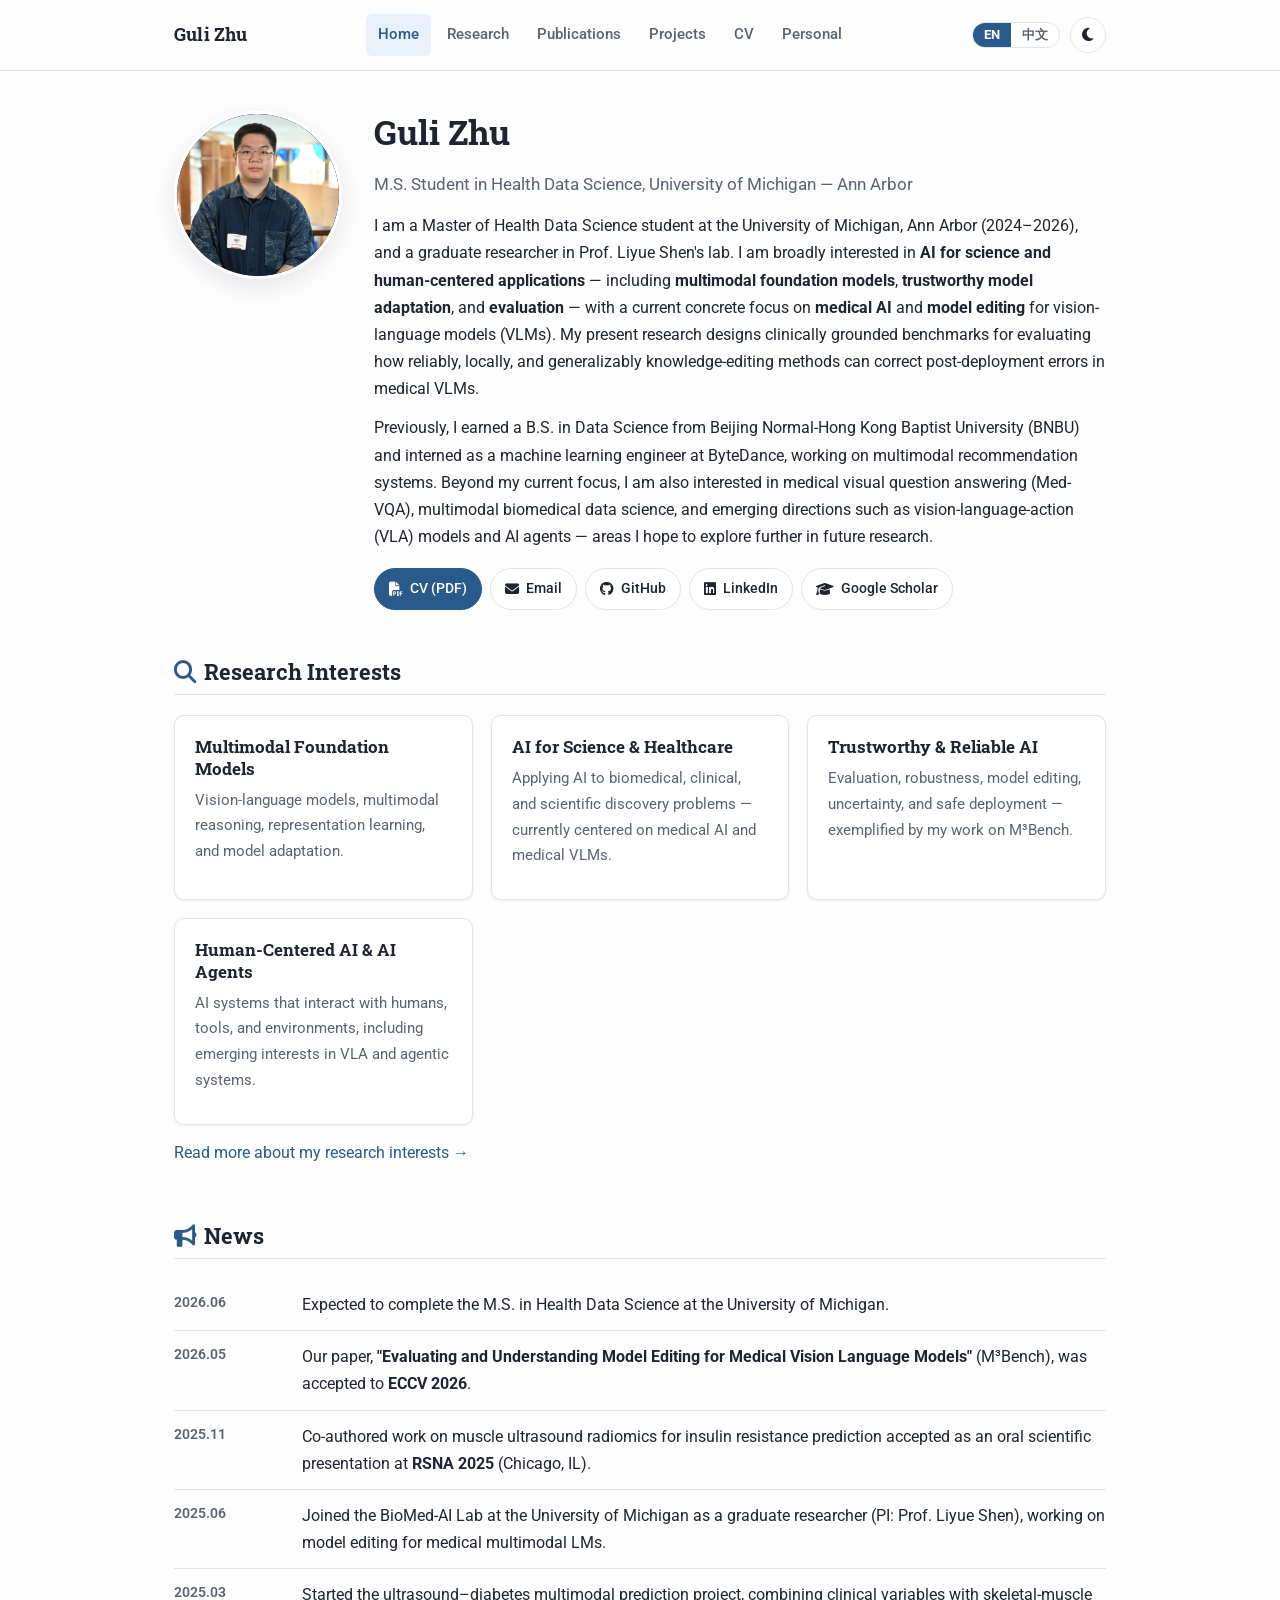
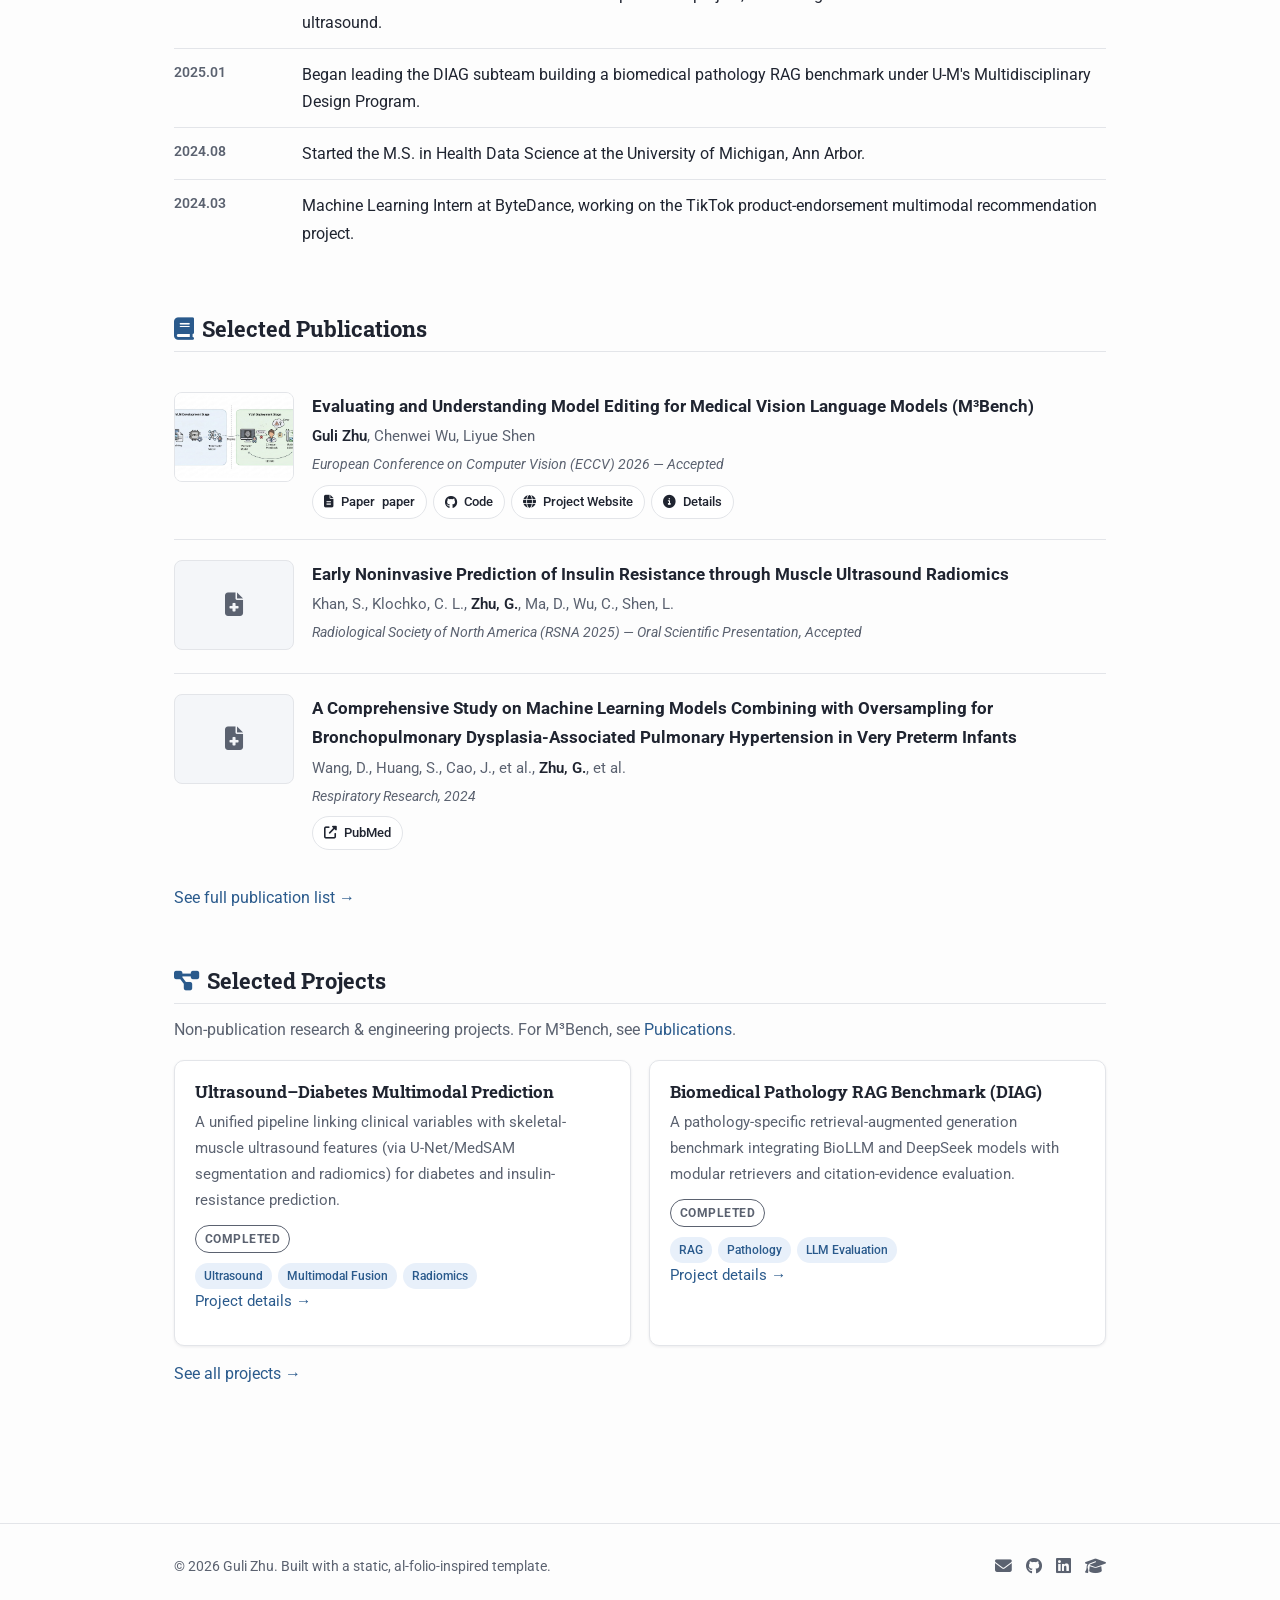
<file: index.html>
<!DOCTYPE html>
<html lang="en">
<head>
<meta charset="UTF-8" />
<meta name="google-site-verification" content="L-ygxVJhtKQ-T6wfK_e2EpBavl6hfQ9WRKVUvq7v6tU" />
<script>(function(){try{var l=localStorage.getItem('gz-lang')||'en';document.documentElement.setAttribute('data-lang',l);document.documentElement.setAttribute('lang', l==='zh'?'zh-CN':'en');}catch(e){}})();</script>
<meta name="viewport" content="width=device-width, initial-scale=1.0" />
<title>Guli Zhu — Home</title>
<meta name="description" content="Guli Zhu — M.S. Health Data Science, University of Michigan. Broadly interested in multimodal foundation models, AI for science and healthcare, and trustworthy AI, with a current focus on medical AI and model editing." />
<link rel="icon" type="image/svg+xml" href="assets/img/favicon.svg" />
<link rel="preconnect" href="https://fonts.googleapis.com">
<link href="https://fonts.googleapis.com/css2?family=Roboto:wght@300;400;500;700&family=Roboto+Slab:wght@400;500;700&display=swap" rel="stylesheet">
<link rel="stylesheet" href="https://cdnjs.cloudflare.com/ajax/libs/font-awesome/6.5.2/css/all.min.css" integrity="sha512-SnH5WK+bZxgPHs44uWIX+LLJAJ9/2PkPKZ5QiAj6Ta86w+fsb2TkcmfRyVX3pBnMFcV7oQPJkl9QevSCWr3W6A==" crossorigin="anonymous" referrerpolicy="no-referrer" />
<link rel="stylesheet" href="assets/css/style.css" />
</head>
<body>

<nav class="navbar">
  <div class="navbar-inner">
    <a class="brand" href="index.html">Guli Zhu</a>
    <button class="nav-toggle" aria-label="Toggle navigation"><i class="fa-solid fa-bars"></i></button>
    <div class="nav-links">
      <a href="index.html" data-page="index.html" data-en="Home" data-zh="首页">Home</a>
      <a href="research.html" data-page="research.html" data-en="Research" data-zh="研究方向">Research</a>
      <a href="publications.html" data-page="publications.html" data-en="Publications" data-zh="论文成果">Publications</a>
      <a href="projects.html" data-page="projects.html" data-en="Projects" data-zh="项目">Projects</a>
      <a href="cv.html" data-page="cv.html" data-en="CV" data-zh="简历">CV</a>
      <a href="others.html" data-page="others.html" data-en="Personal" data-zh="个人">Personal</a>
    </div>
    <div class="nav-right">
      <div class="lang-toggle" role="group" aria-label="Language switch">
        <button type="button" data-lang-opt="en">EN</button>
        <button type="button" data-lang-opt="zh">中文</button>
      </div>
      <button class="theme-toggle" aria-label="Toggle dark mode"><i class="fa-solid fa-moon"></i></button>
    </div>
  </div>
</nav>

<main>
  <div class="container">

    <section class="hero">
      <div class="avatar"><img src="assets/img/profile/zhu-guli.JPG" alt="Guli Zhu" /></div>
      <div class="hero-text">
        <h1>Guli Zhu</h1>
        <p class="subtitle" data-en="M.S. Student in Health Data Science, University of Michigan — Ann Arbor" data-zh="密歇根大学安娜堡分校 健康数据科学硕士在读">M.S. Student in Health Data Science, University of Michigan — Ann Arbor</p>
        <div class="bio">
          <p class="i18n-en">
            I am a Master of Health Data Science student at the University of Michigan, Ann Arbor (2024–2026),
            and a graduate researcher in Prof. Liyue Shen's lab. I am broadly interested in
            <strong>AI for science and human-centered applications</strong> — including
            <strong>multimodal foundation models</strong>, <strong>trustworthy model adaptation</strong>, and
            <strong>evaluation</strong> — with a current concrete focus on <strong>medical AI</strong> and
            <strong>model editing</strong> for vision-language models (VLMs). My present research designs
            clinically grounded benchmarks for evaluating how reliably, locally, and generalizably
            knowledge-editing methods can correct post-deployment errors in medical VLMs.
          </p>
          <p class="i18n-zh" lang="zh-CN">
            我目前是密歇根大学安娜堡分校健康数据科学硕士项目的学生（2024–2026），并在 Liyue Shen 教授的实验室担任研究生研究员。我广泛关注<strong>科学智能（AI for Science）与以人为本的人工智能应用</strong>——包括<strong>多模态基础模型</strong>、<strong>可信赖的模型适配</strong>与<strong>评测方法</strong>——目前的具体研究重点是<strong>医疗人工智能（Medical AI）</strong>与面向视觉语言模型（VLMs）的<strong>模型编辑（Model Editing）</strong>。我目前的研究致力于设计具有临床意义的评测基准，用以衡量知识编辑方法在多大程度上能够可靠、局部、可泛化地纠正医疗 VLM 在部署后出现的错误。
          </p>
          <p class="i18n-en">
            Previously, I earned a B.S. in Data Science from Beijing Normal-Hong Kong Baptist University (BNBU)
            and interned as a machine learning engineer at ByteDance, working on multimodal recommendation
            systems. Beyond my current focus, I am also interested in medical visual question answering
            (Med-VQA), multimodal biomedical data science, and emerging directions such as
            vision-language-action (VLA) models and AI agents — areas I hope to explore further in future
            research.
          </p>
          <p class="i18n-zh" lang="zh-CN">
            此前，我在北京师范大学-香港浸会大学联合国际学院（BNBU）获得数据科学理学学士学位，并曾在字节跳动（ByteDance）担任机器学习实习工程师，从事多模态推荐系统相关工作。除当前的研究重点外，我也对医疗视觉问答（Med-VQA）、多模态生物医学数据科学，以及视觉-语言-动作（VLA）模型、AI 智能体（AI Agents）等新兴方向抱有兴趣，希望在未来的研究中进一步探索。
          </p>
        </div>
        <div class="btn-row">
          <a class="btn btn-accent" href="assets/pdf/cv.pdf" target="_blank" rel="noopener"><i class="fa-solid fa-file-pdf"></i> <span data-en="CV (PDF)" data-zh="简历（PDF）">CV (PDF)</span></a>
          <a class="btn" href="mailto:gulizhu@umich.edu"><i class="fa-solid fa-envelope"></i> <span data-en="Email" data-zh="邮箱">Email</span></a>
          <a class="btn" href="https://github.com/Cameron-zgl" target="_blank" rel="noopener"><i class="fa-brands fa-github"></i> GitHub</a>
          <a class="btn" href="https://www.linkedin.com/in/guli-zhu-cameron/" target="_blank" rel="noopener"><i class="fa-brands fa-linkedin"></i> LinkedIn</a>
          <a class="btn" href="https://scholar.google.com/citations?hl=zh-CN&user=cHsc8RQAAAAJ" target="_blank" rel="noopener"><i class="fa-solid fa-graduation-cap"></i> Google Scholar</a>
        </div>
      </div>
    </section>

    <section class="section">
      <h2><i class="fa-solid fa-magnifying-glass icon"></i><span data-en="Research Interests" data-zh="研究兴趣">Research Interests</span></h2>
      <div class="grid">
        <div class="card"><h3 data-en="Multimodal Foundation Models" data-zh="多模态基础模型">Multimodal Foundation Models</h3><p data-en="Vision-language models, multimodal reasoning, representation learning, and model adaptation." data-zh="视觉语言模型、多模态推理、表征学习与模型适配。">Vision-language models, multimodal reasoning, representation learning, and model adaptation.</p></div>
        <div class="card"><h3 data-en="AI for Science &amp; Healthcare" data-zh="AI for Science 与医疗健康">AI for Science &amp; Healthcare</h3><p data-en="Applying AI to biomedical, clinical, and scientific discovery problems — currently centered on medical AI and medical VLMs." data-zh="将人工智能应用于生物医学、临床与科学发现问题——目前主要聚焦医疗人工智能（Medical AI）与医疗视觉语言模型。">Applying AI to biomedical, clinical, and scientific discovery problems — currently centered on medical AI and medical VLMs.</p></div>
        <div class="card"><h3 data-en="Trustworthy &amp; Reliable AI" data-zh="可信赖人工智能">Trustworthy &amp; Reliable AI</h3><p data-en="Evaluation, robustness, model editing, uncertainty, and safe deployment — exemplified by my work on M³Bench." data-zh="评测、鲁棒性、模型编辑、不确定性与安全部署——以我在 M³Bench 上的工作为代表。">Evaluation, robustness, model editing, uncertainty, and safe deployment — exemplified by my work on M³Bench.</p></div>
        <div class="card"><h3 data-en="Human-Centered AI &amp; AI Agents" data-zh="以人为本的人工智能与 AI 智能体">Human-Centered AI &amp; AI Agents</h3><p data-en="AI systems that interact with humans, tools, and environments, including emerging interests in VLA and agentic systems." data-zh="与人类、工具及环境交互的人工智能系统，包括我对 VLA 与智能体系统（Agentic Systems）的新兴兴趣。">AI systems that interact with humans, tools, and environments, including emerging interests in VLA and agentic systems.</p></div>
      </div>
      <p class="section-foot"><a href="research.html" data-en="Read more about my research interests →" data-zh="查看完整研究兴趣 →">Read more about my research interests →</a></p>
    </section>

    <section class="section">
      <h2><i class="fa-solid fa-bullhorn icon"></i><span data-en="News" data-zh="动态">News</span></h2>
      <ul class="news-list">
        <li><span class="news-date">2026.06</span><span class="news-text i18n-en">Expected to complete the M.S. in Health Data Science at the University of Michigan.</span><span class="news-text i18n-zh" lang="zh-CN">预计于密歇根大学完成健康数据科学硕士学位。</span></li>
        <li><span class="news-date">2026.05</span><span class="news-text i18n-en">Our paper, <strong>"Evaluating and Understanding Model Editing for Medical Vision Language Models"</strong> (M³Bench), was accepted to <strong>ECCV 2026</strong>.</span><span class="news-text i18n-zh" lang="zh-CN">论文《Evaluating and Understanding Model Editing for Medical Vision Language Models》（<strong>M³Bench</strong>）被 <strong>ECCV 2026</strong> 接收。</span></li>
        <li><span class="news-date">2025.11</span><span class="news-text i18n-en">Co-authored work on muscle ultrasound radiomics for insulin resistance prediction accepted as an oral scientific presentation at <strong>RSNA 2025</strong> (Chicago, IL).</span><span class="news-text i18n-zh" lang="zh-CN">合著的肌肉超声影像组学预测胰岛素抵抗研究被 <strong>RSNA 2025</strong>（美国芝加哥）接收为口头学术报告。</span></li>
        <li><span class="news-date">2025.06</span><span class="news-text i18n-en">Joined the BioMed-AI Lab at the University of Michigan as a graduate researcher (PI: Prof. Liyue Shen), working on model editing for medical multimodal LMs.</span><span class="news-text i18n-zh" lang="zh-CN">加入密歇根大学 BioMed-AI Lab，担任研究生研究员（导师：Liyue Shen 教授），从事医疗多模态大模型的模型编辑研究。</span></li>
        <li><span class="news-date">2025.03</span><span class="news-text i18n-en">Started the ultrasound–diabetes multimodal prediction project, combining clinical variables with skeletal-muscle ultrasound.</span><span class="news-text i18n-zh" lang="zh-CN">启动超声-糖尿病多模态预测项目，结合临床变量与骨骼肌超声数据。</span></li>
        <li><span class="news-date">2025.01</span><span class="news-text i18n-en">Began leading the DIAG subteam building a biomedical pathology RAG benchmark under U-M's Multidisciplinary Design Program.</span><span class="news-text i18n-zh" lang="zh-CN">开始领导密歇根大学跨学科设计项目（MDP）下的 DIAG 子团队，构建生物医学病理学 RAG 评测基准。</span></li>
        <li><span class="news-date">2024.08</span><span class="news-text i18n-en">Started the M.S. in Health Data Science at the University of Michigan, Ann Arbor.</span><span class="news-text i18n-zh" lang="zh-CN">入学密歇根大学安娜堡分校，攻读健康数据科学硕士学位。</span></li>
        <li><span class="news-date">2024.03</span><span class="news-text i18n-en">Machine Learning Intern at ByteDance, working on the TikTok product-endorsement multimodal recommendation project.</span><span class="news-text i18n-zh" lang="zh-CN">在字节跳动担任机器学习实习生，从事 TikTok 商品种草多模态推荐项目。</span></li>
      </ul>
    </section>

    <section class="section">
      <h2><i class="fa-solid fa-book icon"></i><span data-en="Selected Publications" data-zh="精选论文">Selected Publications</span></h2>
      <ul class="pub-list">
        <li class="pub-item">
          <div class="pub-thumb"><img src="assets/img/m3bench/workflow.png" alt="M3Bench post-deployment editing workflow figure" /></div>
          <div class="pub-body">
            <p class="pub-title">Evaluating and Understanding Model Editing for Medical Vision Language Models (M³Bench)</p>
            <p class="pub-authors"><span class="me">Guli Zhu</span>, Chenwei Wu, Liyue Shen</p>
            <p class="pub-venue">European Conference on Computer Vision (ECCV) 2026 — Accepted</p>
            <div class="pub-links">
              <a class="btn" href="https://arxiv.org/abs/2607.05310"><i class="fa-solid fa-file-lines"></i> <span data-en="Paper" data-zh="论文">Paper</span> <span data-en="paper" data-zh="论文">Paper</span></a>
              <a class="btn" href="https://github.com/BioMed-AI-Lab-U-Michgan/M3Bench" target="_blank" rel="noopener"><i class="fa-brands fa-github"></i> <span data-en="Code" data-zh="代码">Code</span></a>
              <a class="btn" href="https://biomed-ai-lab-u-michgan.github.io/M3Bench/" target="_blank" rel="noopener"><i class="fa-solid fa-globe"></i> <span data-en="Project Website" data-zh="项目主页">Project Website</span></a>
              <a class="btn" href="publications.html#m3bench"><i class="fa-solid fa-circle-info"></i> <span data-en="Details" data-zh="详情">Details</span></a>
            </div>
          </div>
        </li>
        <li class="pub-item">
          <div class="pub-thumb"><span class="placeholder-icon"><i class="fa-solid fa-file-medical"></i></span></div>
          <div class="pub-body">
            <p class="pub-title">Early Noninvasive Prediction of Insulin Resistance through Muscle Ultrasound Radiomics</p>
            <p class="pub-authors">Khan, S., Klochko, C. L., <span class="me">Zhu, G.</span>, Ma, D., Wu, C., Shen, L.</p>
            <p class="pub-venue">Radiological Society of North America (RSNA 2025) — Oral Scientific Presentation, Accepted</p>
          </div>
        </li>
        <li class="pub-item">
          <div class="pub-thumb"><span class="placeholder-icon"><i class="fa-solid fa-file-medical"></i></span></div>
          <div class="pub-body">
            <p class="pub-title">A Comprehensive Study on Machine Learning Models Combining with Oversampling for Bronchopulmonary Dysplasia-Associated Pulmonary Hypertension in Very Preterm Infants</p>
            <p class="pub-authors">Wang, D., Huang, S., Cao, J., et al., <span class="me">Zhu, G.</span>, et al.</p>
            <p class="pub-venue">Respiratory Research, 2024</p>
            <div class="pub-links">
              <a class="btn" href="https://pubmed.ncbi.nlm.nih.gov/38720331/" target="_blank" rel="noopener"><i class="fa-solid fa-up-right-from-square"></i> PubMed</a>
            </div>
          </div>
        </li>
      </ul>
      <p class="section-foot"><a href="publications.html" data-en="See full publication list →" data-zh="查看完整论文列表 →">See full publication list →</a></p>
    </section>

    <section class="section">
      <h2><i class="fa-solid fa-diagram-project icon"></i><span data-en="Selected Projects" data-zh="精选项目">Selected Projects</span></h2>
      <p class="muted i18n-en" style="margin-top:-8px;">Non-publication research &amp; engineering projects. For M³Bench, see <a href="publications.html#m3bench">Publications</a>.</p>
      <p class="muted i18n-zh" lang="zh-CN" style="margin-top:-8px;">非论文类的研究与工程项目。M³Bench 详情请见<a href="publications.html#m3bench">&ldquo;论文成果&rdquo;页面</a>。</p>
      <div class="grid">
        <div class="card">
          <h3 data-en="Ultrasound–Diabetes Multimodal Prediction" data-zh="超声-糖尿病多模态预测项目">Ultrasound–Diabetes Multimodal Prediction</h3>
          <p data-en="A unified pipeline linking clinical variables with skeletal-muscle ultrasound features (via U-Net/MedSAM segmentation and radiomics) for diabetes and insulin-resistance prediction." data-zh="结合临床变量与骨骼肌超声特征（基于 U-Net/MedSAM 分割与影像组学）的统一预测流程，用于糖尿病与胰岛素抵抗预测。">A unified pipeline linking clinical variables with skeletal-muscle ultrasound features (via U-Net/MedSAM segmentation and radiomics) for diabetes and insulin-resistance prediction.</p>
          <span class="status-badge status-completed" data-en="Completed" data-zh="已完成">Completed</span>
          <div class="tags"><span class="tag" data-en="Ultrasound" data-zh="超声">Ultrasound</span><span class="tag" data-en="Multimodal Fusion" data-zh="多模态融合">Multimodal Fusion</span><span class="tag" data-en="Radiomics" data-zh="影像组学">Radiomics</span></div>
          <p class="section-foot"><a href="projects.html" data-en="Project details →" data-zh="项目详情 →">Project details →</a></p>
        </div>
        <div class="card">
          <h3 data-en="Biomedical Pathology RAG Benchmark (DIAG)" data-zh="生物医学病理学 RAG 评测基准（DIAG）">Biomedical Pathology RAG Benchmark (DIAG)</h3>
          <p data-en="A pathology-specific retrieval-augmented generation benchmark integrating BioLLM and DeepSeek models with modular retrievers and citation-evidence evaluation." data-zh="面向病理学的检索增强生成（RAG）评测基准，集成 BioLLM 与 DeepSeek 模型，并采用模块化检索器与证据引用评测。">A pathology-specific retrieval-augmented generation benchmark integrating BioLLM and DeepSeek models with modular retrievers and citation-evidence evaluation.</p>
          <span class="status-badge status-completed" data-en="Completed" data-zh="已完成">Completed</span>
          <div class="tags"><span class="tag">RAG</span><span class="tag" data-en="Pathology" data-zh="病理学">Pathology</span><span class="tag" data-en="LLM Evaluation" data-zh="LLM 评估">LLM Evaluation</span></div>
          <p class="section-foot"><a href="projects.html" data-en="Project details →" data-zh="项目详情 →">Project details →</a></p>
        </div>
      </div>
      <p class="section-foot"><a href="projects.html" data-en="See all projects →" data-zh="查看全部项目 →">See all projects →</a></p>
    </section>

  </div>
</main>

<footer>
  <div class="footer-inner">
    <span data-en="© 2026 Guli Zhu. Built with a static, al-folio-inspired template." data-zh="© 2026 Guli Zhu。本网站采用静态、al-folio 风格模板构建。">© 2026 Guli Zhu. Built with a static, al-folio-inspired template.</span>
    <div class="social-icons">
      <a href="mailto:gulizhu@umich.edu" title="Email"><i class="fa-solid fa-envelope"></i></a>
      <a href="https://github.com/Cameron-zgl" target="_blank" rel="noopener" title="GitHub"><i class="fa-brands fa-github"></i></a>
      <a href="https://www.linkedin.com/in/guli-zhu-cameron/" target="_blank" rel="noopener" title="LinkedIn"><i class="fa-brands fa-linkedin"></i></a>
      <a href="https://scholar.google.com/citations?hl=zh-CN&user=cHsc8RQAAAAJ" target="_blank" rel="noopener" title="Google Scholar"><i class="fa-solid fa-graduation-cap"></i></a>
    </div>
  </div>
</footer>

<script src="assets/js/main.js"></script>
</body>
</html>
</file>
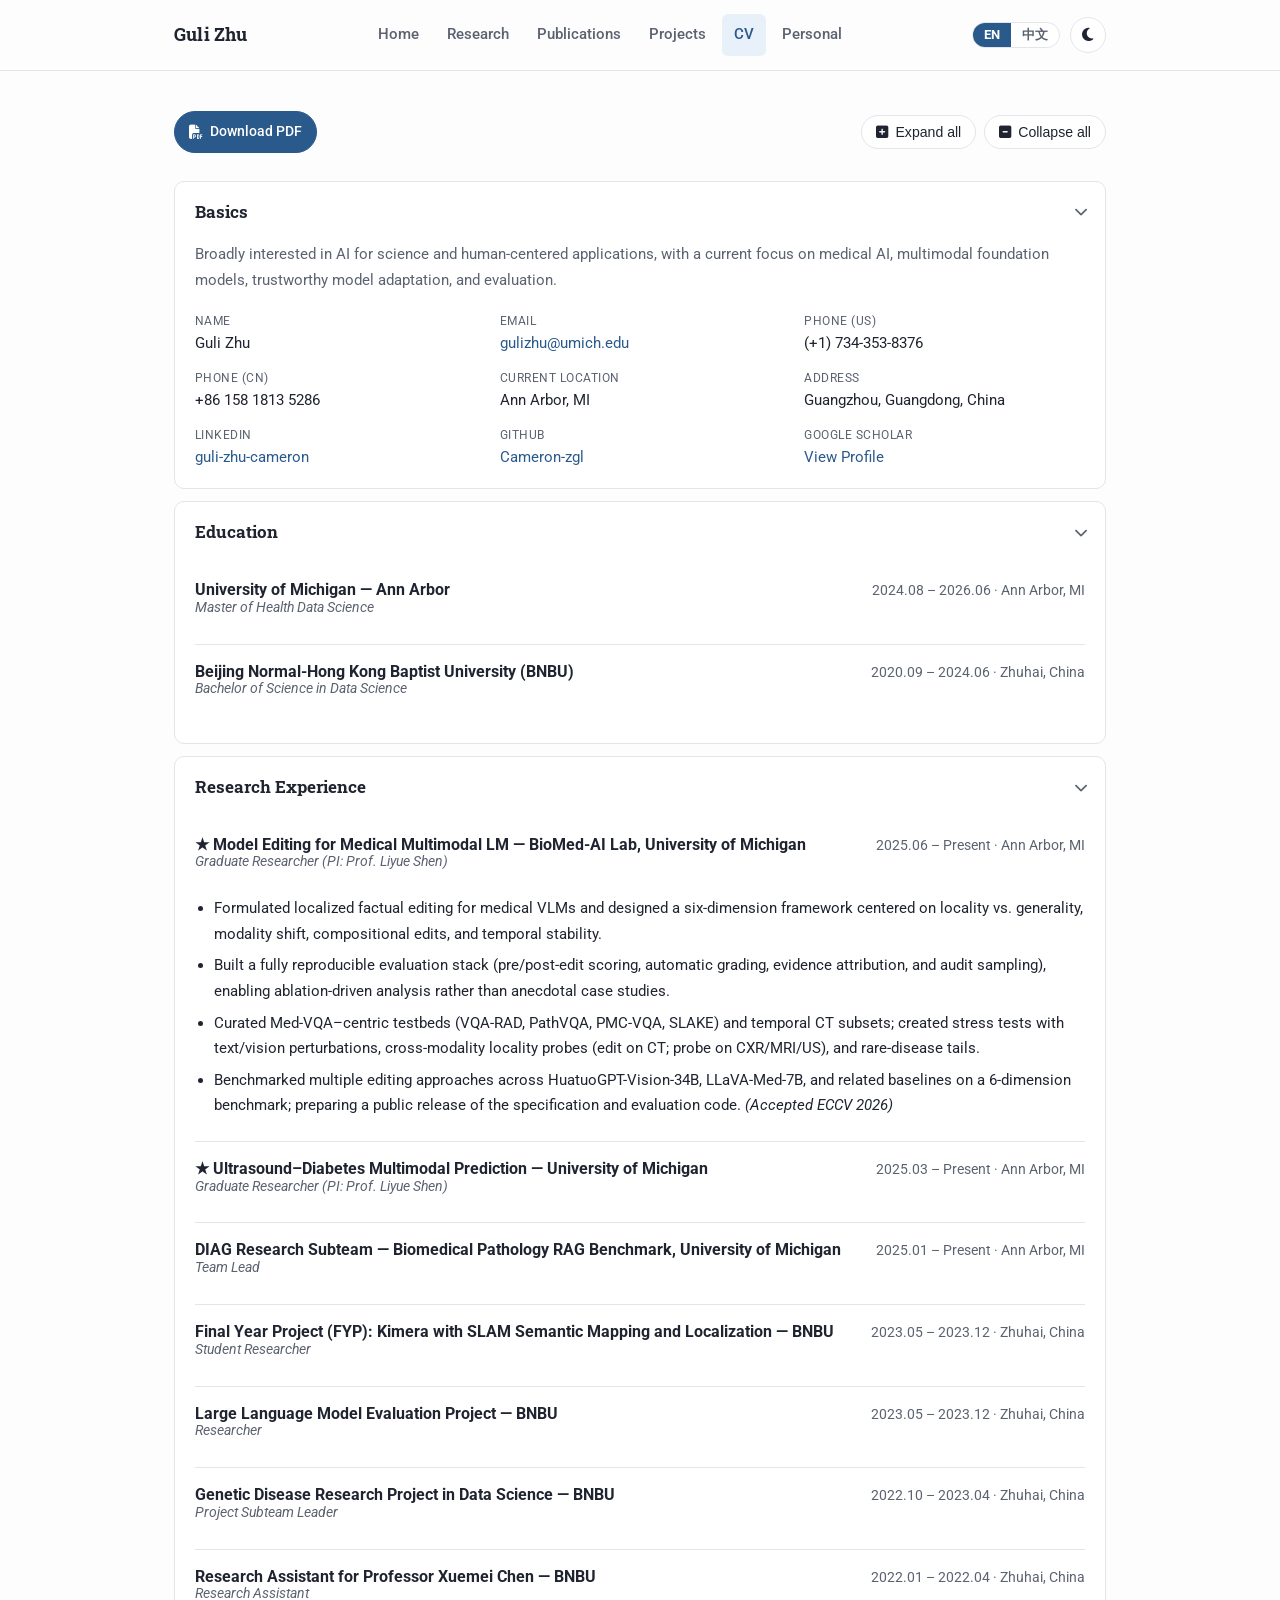
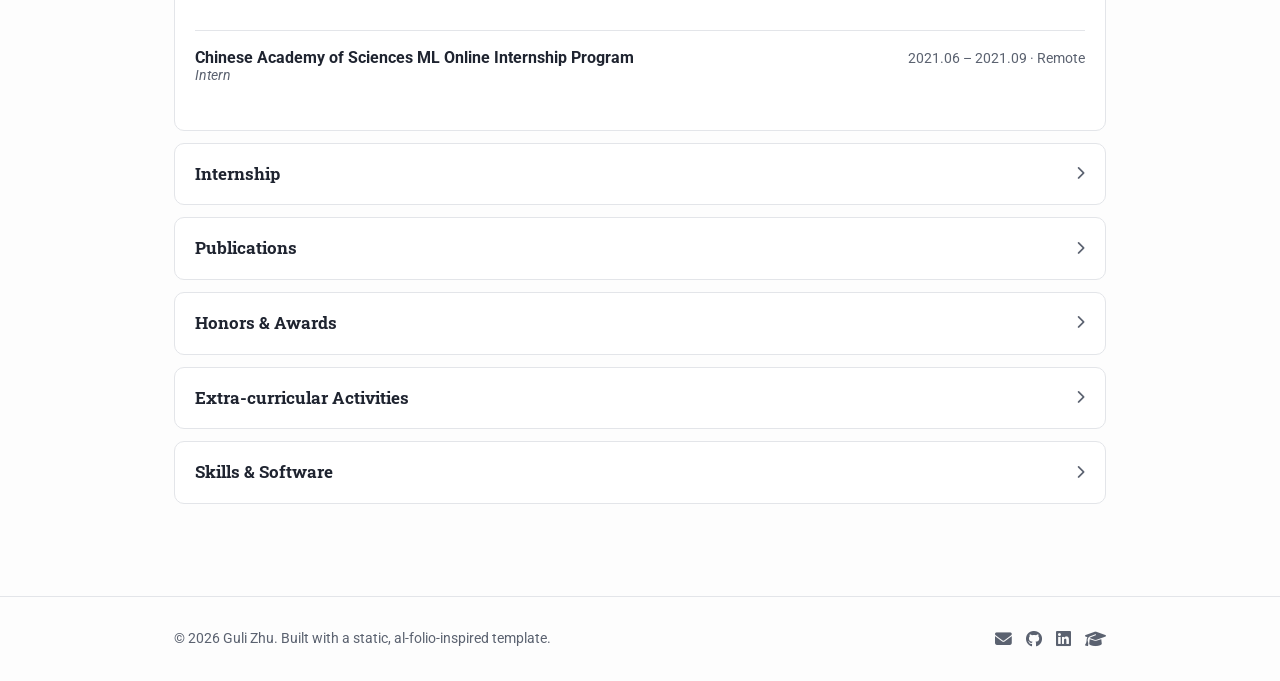
<file: cv.html>
<!DOCTYPE html>
<html lang="en">
<head>
<meta charset="UTF-8" />
<script>(function(){try{var l=localStorage.getItem('gz-lang')||'en';document.documentElement.setAttribute('data-lang',l);document.documentElement.setAttribute('lang', l==='zh'?'zh-CN':'en');}catch(e){}})();</script>
<meta name="viewport" content="width=device-width, initial-scale=1.0" />
<title>CV — Guli Zhu</title>
<link rel="icon" type="image/svg+xml" href="assets/img/favicon.svg" />
<link rel="preconnect" href="https://fonts.googleapis.com">
<link href="https://fonts.googleapis.com/css2?family=Roboto:wght@300;400;500;700&family=Roboto+Slab:wght@400;500;700&display=swap" rel="stylesheet">
<link rel="stylesheet" href="https://cdnjs.cloudflare.com/ajax/libs/font-awesome/6.5.2/css/all.min.css" integrity="sha512-SnH5WK+bZxgPHs44uWIX+LLJAJ9/2PkPKZ5QiAj6Ta86w+fsb2TkcmfRyVX3pBnMFcV7oQPJkl9QevSCWr3W6A==" crossorigin="anonymous" referrerpolicy="no-referrer" />
<link rel="stylesheet" href="assets/css/style.css" />
</head>
<body>

<nav class="navbar">
  <div class="navbar-inner">
    <a class="brand" href="index.html">Guli Zhu</a>
    <button class="nav-toggle" aria-label="Toggle navigation"><i class="fa-solid fa-bars"></i></button>
    <div class="nav-links">
      <a href="index.html" data-page="index.html" data-en="Home" data-zh="首页">Home</a>
      <a href="research.html" data-page="research.html" data-en="Research" data-zh="研究方向">Research</a>
      <a href="publications.html" data-page="publications.html" data-en="Publications" data-zh="论文成果">Publications</a>
      <a href="projects.html" data-page="projects.html" data-en="Projects" data-zh="项目">Projects</a>
      <a href="cv.html" data-page="cv.html" data-en="CV" data-zh="简历">CV</a>
      <a href="others.html" data-page="others.html" data-en="Personal" data-zh="个人">Personal</a>
    </div>
    <div class="nav-right">
      <div class="lang-toggle" role="group" aria-label="Language switch">
        <button type="button" data-lang-opt="en">EN</button>
        <button type="button" data-lang-opt="zh">中文</button>
      </div>
      <button class="theme-toggle" aria-label="Toggle dark mode"><i class="fa-solid fa-moon"></i></button>
    </div>
  </div>
</nav>

<main>
  <div class="container">


    <div class="cv-toolbar">
      <a class="btn btn-accent" href="assets/pdf/cv.pdf" target="_blank" rel="noopener"><i class="fa-solid fa-file-pdf"></i> <span data-en="Download PDF" data-zh="下载 PDF">Download PDF</span></a>
      <div class="btn-row">
        <button class="btn" id="cv-expand-all"><i class="fa-solid fa-square-plus"></i> <span data-en="Expand all" data-zh="全部展开">Expand all</span></button>
        <button class="btn" id="cv-collapse-all"><i class="fa-solid fa-square-minus"></i> <span data-en="Collapse all" data-zh="全部收起">Collapse all</span></button>
      </div>
    </div>

    <!-- Basics -->
    <details class="cv-section" open>
      <summary><span data-en="Basics" data-zh="基本信息">Basics</span> <i class="fa-solid fa-chevron-right chevron"></i></summary>
      <div class="cv-section-body">
        <p style="margin:0 0 16px; color:var(--text-muted); font-size:0.95rem;" data-en="Broadly interested in AI for science and human-centered applications, with a current focus on medical AI, multimodal foundation models, trustworthy model adaptation, and evaluation." data-zh="广泛关注科学智能（AI for Science）与以人为本的人工智能应用，目前的研究重点是医疗人工智能、多模态基础模型、可信赖的模型适配与评测方法。">
          Broadly interested in AI for science and human-centered applications, with a current focus on
          medical AI, multimodal foundation models, trustworthy model adaptation, and evaluation.
        </p>
        <div class="cv-basics-grid">
          <div><span data-en="Name" data-zh="姓名">Name</span>Guli Zhu</div>
          <div><span data-en="Email" data-zh="邮箱">Email</span><a href="mailto:gulizhu@umich.edu">gulizhu@umich.edu</a></div>
          <div><span data-en="Phone (US)" data-zh="电话（美国）">Phone (US)</span>(+1) 734-353-8376</div>
          <div><span data-en="Phone (CN)" data-zh="电话（中国）">Phone (CN)</span>+86 158 1813 5286</div>
          <div><span data-en="Current Location" data-zh="现居地">Current Location</span>Ann Arbor, MI</div>
          <div><span data-en="Address" data-zh="地址">Address</span>Guangzhou, Guangdong, China</div>
          <div><span data-en="LinkedIn" data-zh="LinkedIn">LinkedIn</span><a href="https://www.linkedin.com/in/guli-zhu-cameron/" target="_blank" rel="noopener">guli-zhu-cameron</a></div>
          <div><span data-en="GitHub" data-zh="GitHub">GitHub</span><a href="https://github.com/Cameron-zgl" target="_blank" rel="noopener">Cameron-zgl</a></div>
          <div><span data-en="Google Scholar" data-zh="Google Scholar">Google Scholar</span><a href="https://scholar.google.com/citations?hl=zh-CN&user=cHsc8RQAAAAJ" target="_blank" rel="noopener" data-en="View Profile" data-zh="查看主页">View Profile</a></div>
        </div>
      </div>
    </details>

    <!-- Education -->
    <details class="cv-section" open>
      <summary><span data-en="Education" data-zh="教育经历">Education</span> <i class="fa-solid fa-chevron-right chevron"></i></summary>
      <div class="cv-section-body">
        <details class="cv-entry" open>
          <summary>
            <div><div class="entry-title">University of Michigan — Ann Arbor</div><div class="entry-sub" data-en="Master of Health Data Science" data-zh="健康数据科学硕士">Master of Health Data Science</div></div>
            <div class="entry-meta" data-en="2024.08 – 2026.06 · Ann Arbor, MI" data-zh="2024.08 – 2026.06 · 美国密歇根州安娜堡">2024.08 – 2026.06 · Ann Arbor, MI</div>
          </summary>
        </details>
        <details class="cv-entry">
          <summary>
            <div><div class="entry-title">Beijing Normal-Hong Kong Baptist University (BNBU)</div><div class="entry-sub" data-en="Bachelor of Science in Data Science" data-zh="数据科学理学学士">Bachelor of Science in Data Science</div></div>
            <div class="entry-meta" data-en="2020.09 – 2024.06 · Zhuhai, China" data-zh="2020.09 – 2024.06 · 中国珠海">2020.09 – 2024.06 · Zhuhai, China</div>
          </summary>
        </details>
      </div>
    </details>

    <!-- Research Experience -->
    <details class="cv-section" open>
      <summary><span data-en="Research Experience" data-zh="科研经历">Research Experience</span> <i class="fa-solid fa-chevron-right chevron"></i></summary>
      <div class="cv-section-body">

        <details class="cv-entry" open>
          <summary>
            <div><div class="entry-title" data-en="★ Model Editing for Medical Multimodal LM — BioMed-AI Lab, University of Michigan" data-zh="★ 医学多模态大模型的局部知识编辑 — BioMed-AI Lab, University of Michigan">★ Model Editing for Medical Multimodal LM — BioMed-AI Lab, University of Michigan</div><div class="entry-sub" data-en="Graduate Researcher (PI: Prof. Liyue Shen)" data-zh="研究生研究员（导师：Liyue Shen 教授）">Graduate Researcher (PI: Prof. Liyue Shen)</div></div>
            <div class="entry-meta" data-en="2025.06 – Present · Ann Arbor, MI" data-zh="2025.06 – 至今 · 美国密歇根州安娜堡">2025.06 – Present · Ann Arbor, MI</div>
          </summary>
          <div class="entry-body">
            <ul class="i18n-en">
              <li>Formulated localized factual editing for medical VLMs and designed a six-dimension framework centered on locality vs. generality, modality shift, compositional edits, and temporal stability.</li>
              <li>Built a fully reproducible evaluation stack (pre/post-edit scoring, automatic grading, evidence attribution, and audit sampling), enabling ablation-driven analysis rather than anecdotal case studies.</li>
              <li>Curated Med-VQA–centric testbeds (VQA-RAD, PathVQA, PMC-VQA, SLAKE) and temporal CT subsets; created stress tests with text/vision perturbations, cross-modality locality probes (edit on CT; probe on CXR/MRI/US), and rare-disease tails.</li>
              <li>Benchmarked multiple editing approaches across HuatuoGPT-Vision-34B, LLaVA-Med-7B, and related baselines on a 6-dimension benchmark; preparing a public release of the specification and evaluation code. <em>(Accepted ECCV 2026)</em></li>
            </ul>
            <ul class="i18n-zh" lang="zh-CN">
              <li>提出面向医疗 VLM 的局部化事实编辑方法，设计了围绕局部性（Locality）与泛化性（Generality）、模态迁移、组合式编辑及时间稳定性的六维评测框架。</li>
              <li>构建了完全可复现的评测体系（编辑前后打分、自动评分、证据归因与抽样审查），支持基于消融实验的系统性分析，而非个案式验证。</li>
              <li>整理了以医疗视觉问答（Med-VQA）为核心的测试集（VQA-RAD、PathVQA、PMC-VQA、SLAKE）及时序 CT 子集；构建了文本/视觉扰动压力测试、跨模态局部性探测（在 CT 上编辑、在 CXR/MRI/超声上探测）以及罕见病长尾测试。</li>
              <li>在该六维基准上对 HuatuoGPT-Vision-34B、LLaVA-Med-7B 及相关基线模型评测了多种编辑方法；正在筹备评测规范与评测代码的公开发布。<em>（已被 ECCV 2026 接收）</em></li>
            </ul>
          </div>
        </details>

        <details class="cv-entry">
          <summary>
            <div><div class="entry-title" data-en="★ Ultrasound–Diabetes Multimodal Prediction — University of Michigan" data-zh="★ 超声-糖尿病多模态预测项目 — University of Michigan">★ Ultrasound–Diabetes Multimodal Prediction — University of Michigan</div><div class="entry-sub" data-en="Graduate Researcher (PI: Prof. Liyue Shen)" data-zh="研究生研究员（导师：Liyue Shen 教授）">Graduate Researcher (PI: Prof. Liyue Shen)</div></div>
            <div class="entry-meta" data-en="2025.03 – Present · Ann Arbor, MI" data-zh="2025.03 – 至今 · 美国密歇根州安娜堡">2025.03 – Present · Ann Arbor, MI</div>
          </summary>
          <div class="entry-body">
            <ul class="i18n-en">
              <li>Built a unified pipeline linking clinical variables (e.g., BMI, age, labs) with skeletal-muscle ultrasound (deltoid, vastus; SAX/LAX) for diabetes/insulin-resistance prediction.</li>
              <li>Trained clinical-only baselines and developed segmentation (U-Net/MedSAM) to derive quantitative muscle features (echogenicity/density, thickness, cross-sectional area).</li>
              <li>Engineered feature extraction and QC for masks; computed radiomics/texture descriptors; standardized patient-level splits with cross-validated evaluation.</li>
              <li>Designed and compared multimodal fusion strategies (early/late fusion) to predict insulin resistance/T2D; documented metrics and ablation findings.</li>
            </ul>
            <ul class="i18n-zh" lang="zh-CN">
              <li>构建了将临床变量（如 BMI、年龄、化验指标）与骨骼肌超声（三角肌、股四头肌；短轴/长轴切面）相结合的统一预测流程，用于糖尿病/胰岛素抵抗预测。</li>
              <li>训练了仅基于临床数据的基线模型，并开发了基于 U-Net/MedSAM 的分割方法，用以提取肌肉的定量特征（回声强度/密度、厚度、横截面积）。</li>
              <li>设计了分割掩膜的特征提取与质量控制流程；计算了影像组学/纹理特征；建立了以患者为单位的标准化数据划分及交叉验证评测。</li>
              <li>设计并比较了早融合/晚融合等多模态融合策略以预测胰岛素抵抗/二型糖尿病；系统记录了评测指标与消融实验结果。</li>
            </ul>
          </div>
        </details>

        <details class="cv-entry">
          <summary>
            <div><div class="entry-title" data-en="DIAG Research Subteam — Biomedical Pathology RAG Benchmark, University of Michigan" data-zh="DIAG 研究子团队 — 病理学 RAG 基准构建，University of Michigan">DIAG Research Subteam — Biomedical Pathology RAG Benchmark, University of Michigan</div><div class="entry-sub" data-en="Team Lead" data-zh="团队负责人">Team Lead</div></div>
            <div class="entry-meta" data-en="2025.01 – Present · Ann Arbor, MI" data-zh="2025.01 – 至今 · 美国密歇根州安娜堡">2025.01 – Present · Ann Arbor, MI</div>
          </summary>
          <div class="entry-body">
            <ul class="i18n-en">
              <li>Lead subteam under the Multidisciplinary Design Program (MDP) focusing on retrieval-augmented generation (RAG) for biomedical and pathology LLMs.</li>
              <li>Designed and implemented a pathology-specific RAG benchmark integrating BioLLM and DeepSeek models with modular retrievers and embeddings.</li>
              <li>Developed standardized datasets, retrieval and generation evaluation metrics (e.g., Recall@K, nDCG, faithfulness), and evidence-citation pipelines for benchmarking.</li>
            </ul>
            <ul class="i18n-zh" lang="zh-CN">
              <li>在跨学科设计项目（MDP）框架下领导子团队，专注于面向生物医学与病理学大语言模型的检索增强生成（RAG）研究。</li>
              <li>设计并实现了面向病理学的 RAG 评测基准，集成 BioLLM 与 DeepSeek 模型，并采用模块化的检索器与向量表示。</li>
              <li>构建了标准化数据集、检索与生成评测指标（如 Recall@K、nDCG、忠实度），以及用于基准评测的证据引用流程。</li>
            </ul>
          </div>
        </details>

        <details class="cv-entry">
          <summary>
            <div><div class="entry-title" data-en="Final Year Project (FYP): Kimera with SLAM Semantic Mapping and Localization — BNBU" data-zh="毕业设计（FYP）：基于 Kimera 的 SLAM 语义建图与定位 — BNBU">Final Year Project (FYP): Kimera with SLAM Semantic Mapping and Localization — BNBU</div><div class="entry-sub" data-en="Student Researcher" data-zh="本科生研究员">Student Researcher</div></div>
            <div class="entry-meta" data-en="2023.05 – 2023.12 · Zhuhai, China" data-zh="2023.05 – 2023.12 · 中国珠海">2023.05 – 2023.12 · Zhuhai, China</div>
          </summary>
          <div class="entry-body">
            <ul class="i18n-en">
              <li>Replicated MIT's Kimera project and explored semantic segmentation in SLAM.</li>
              <li>Investigated impact of semantic segmentation on SLAM localization.</li>
              <li>Introduced optimizations to improve project outcomes.</li>
            </ul>
            <ul class="i18n-zh" lang="zh-CN">
              <li>复现了 MIT 的 Kimera 项目，探索了语义分割在 SLAM 中的应用。</li>
              <li>研究了语义分割对 SLAM 定位精度的影响。</li>
              <li>引入了多项优化以提升项目效果。</li>
            </ul>
          </div>
        </details>

        <details class="cv-entry">
          <summary>
            <div><div class="entry-title" data-en="Large Language Model Evaluation Project — BNBU" data-zh="大语言模型（LLM）评估项目 — BNBU">Large Language Model Evaluation Project — BNBU</div><div class="entry-sub" data-en="Researcher" data-zh="研究员">Researcher</div></div>
            <div class="entry-meta" data-en="2023.05 – 2023.12 · Zhuhai, China" data-zh="2023.05 – 2023.12 · 中国珠海">2023.05 – 2023.12 · Zhuhai, China</div>
          </summary>
          <div class="entry-body">
            <ul class="i18n-en">
              <li>Conducted review of LLM assessment methods; analyzed pros and cons.</li>
              <li>Evaluated critical thinking of LLMs with psychology/sociology insights.</li>
              <li>Developed methods to assess critical thinking abilities of LLMs.</li>
            </ul>
            <ul class="i18n-zh" lang="zh-CN">
              <li>梳理了大语言模型评测方法的研究现状，分析其优缺点。</li>
              <li>结合心理学与社会学视角，评估大语言模型的批判性思维能力。</li>
              <li>提出了用于评估大语言模型批判性思维能力的方法。</li>
            </ul>
          </div>
        </details>

        <details class="cv-entry">
          <summary>
            <div><div class="entry-title" data-en="Genetic Disease Research Project in Data Science — BNBU" data-zh="遗传疾病数据科学研究项目 — BNBU">Genetic Disease Research Project in Data Science — BNBU</div><div class="entry-sub" data-en="Project Subteam Leader" data-zh="项目小组负责人">Project Subteam Leader</div></div>
            <div class="entry-meta" data-en="2022.10 – 2023.04 · Zhuhai, China" data-zh="2022.10 – 2023.04 · 中国珠海">2022.10 – 2023.04 · Zhuhai, China</div>
          </summary>
          <div class="entry-body">
            <ul class="i18n-en">
              <li>Led data analysis and modeling; trained Decision Trees, Gradient Boosting Trees, Random Forests, and Logistic Regression.</li>
              <li>Applied overfitting-mitigation techniques to enhance performance after identifying suboptimal recall.</li>
              <li>Logistic Regression achieved accuracy rate of 93%.</li>
              <li>Paper accepted by IEEE MedAI 2023; results implemented in local hospitals.</li>
            </ul>
            <ul class="i18n-zh" lang="zh-CN">
              <li>主导数据分析与建模工作，训练了决策树、梯度提升树、随机森林与逻辑回归模型。</li>
              <li>在发现召回率欠佳后，应用过拟合缓解技术以提升模型性能。</li>
              <li>逻辑回归模型最终达到 93% 的准确率。</li>
              <li>相关论文被 IEEE MedAI 2023 接收；研究成果已在当地医院落地应用。</li>
            </ul>
          </div>
        </details>

        <details class="cv-entry">
          <summary>
            <div><div class="entry-title" data-en="Research Assistant for Professor Xuemei Chen — BNBU" data-zh="陈雪梅老师科研助理 — BNBU">Research Assistant for Professor Xuemei Chen — BNBU</div><div class="entry-sub" data-en="Research Assistant" data-zh="科研助理">Research Assistant</div></div>
            <div class="entry-meta" data-en="2022.01 – 2022.04 · Zhuhai, China" data-zh="2022.01 – 2022.04 · 中国珠海">2022.01 – 2022.04 · Zhuhai, China</div>
          </summary>
          <div class="entry-body">
            <ul class="i18n-en">
              <li>Assisted Professor Chen in linguistics research with a focus on data analysis; helped the publication of paper.</li>
            </ul>
            <ul class="i18n-zh" lang="zh-CN">
              <li>协助陈教授开展语言学研究，主要负责数据分析，并协助论文发表工作。</li>
            </ul>
          </div>
        </details>

        <details class="cv-entry">
          <summary>
            <div><div class="entry-title" data-en="Chinese Academy of Sciences ML Online Internship Program" data-zh="中国科学院 机器学习线上实习项目">Chinese Academy of Sciences ML Online Internship Program</div><div class="entry-sub" data-en="Intern" data-zh="实习生">Intern</div></div>
            <div class="entry-meta" data-en="2021.06 – 2021.09 · Remote" data-zh="2021.06 – 2021.09 · 远程">2021.06 – 2021.09 · Remote</div>
          </summary>
          <div class="entry-body">
            <ul class="i18n-en">
              <li>Constructed a simulation time-series model for COVID-19 using machine learning and data visualization tools.</li>
            </ul>
            <ul class="i18n-zh" lang="zh-CN">
              <li>利用机器学习与数据可视化工具，构建了新冠疫情的模拟时间序列模型。</li>
            </ul>
          </div>
        </details>

      </div>
    </details>

    <!-- Internship -->
    <details class="cv-section">
      <summary><span data-en="Internship" data-zh="实习经历">Internship</span> <i class="fa-solid fa-chevron-right chevron"></i></summary>
      <div class="cv-section-body">

        <details class="cv-entry" open>
          <summary>
            <div><div class="entry-title" data-en="ByteDance — Machine Learning Intern" data-zh="字节跳动 — 机器学习实习生">ByteDance — Machine Learning Intern</div><div class="entry-sub" data-en="Intern, TikTok Endorsement Project" data-zh="实习生，TikTok 商品种草项目">Intern, TikTok Endorsement Project</div></div>
            <div class="entry-meta" data-en="2024.03 – 2024.07 · Shanghai, China" data-zh="2024.03 – 2024.07 · 中国上海">2024.03 – 2024.07 · Shanghai, China</div>
          </summary>
          <div class="entry-body">
            <ul class="i18n-en">
              <li>Developed multimodal recommendation model for TikTok product endorsement.</li>
              <li>Built product recognition (CV) and sentiment analysis (NLP) components.</li>
              <li>Designed algorithms for clarity analysis, keyframe extraction, and clothing item recognition.</li>
              <li>Integrated LLMs to enhance recommendation accuracy and intent analysis.</li>
            </ul>
            <ul class="i18n-zh" lang="zh-CN">
              <li>为 TikTok 商品种草场景开发了多模态推荐模型。</li>
              <li>构建了商品识别（计算机视觉）与情感分析（自然语言处理）模块。</li>
              <li>设计了视频清晰度分析、关键帧提取与服饰识别算法。</li>
              <li>引入大语言模型以提升推荐准确率与用户意图分析效果。</li>
            </ul>
          </div>
        </details>

        <details class="cv-entry">
          <summary>
            <div><div class="entry-title" data-en="Guangzhou Institute of Tropical and Marine Meteorology" data-zh="广州热带海洋气象研究所">Guangzhou Institute of Tropical and Marine Meteorology</div><div class="entry-sub" data-en="Research Intern" data-zh="研究实习生">Research Intern</div></div>
            <div class="entry-meta" data-en="2022.06 – 2022.08 · Guangzhou, China" data-zh="2022.06 – 2022.08 · 中国广州">2022.06 – 2022.08 · Guangzhou, China</div>
          </summary>
          <div class="entry-body">
            <ul class="i18n-en">
              <li>Analyzed typhoon forecasting errors using data-based methods.</li>
              <li>Verified results with multiple models and visualization tools.</li>
            </ul>
            <ul class="i18n-zh" lang="zh-CN">
              <li>采用数据驱动方法分析台风预报误差。</li>
              <li>通过多模型对比与可视化工具验证分析结果。</li>
            </ul>
          </div>
        </details>

        <details class="cv-entry">
          <summary>
            <div><div class="entry-title" data-en="UIC Mathematics Summer Course Internship (TA)" data-zh="UIC 数学暑期课程实习（助教）">UIC Mathematics Summer Course Internship (TA)</div><div class="entry-sub" data-en="Teaching Assistant" data-zh="助教">Teaching Assistant</div></div>
            <div class="entry-meta" data-en="2021.06 – 2021.08 · Zhuhai, China" data-zh="2021.06 – 2021.08 · 中国珠海">2021.06 – 2021.08 · Zhuhai, China</div>
          </summary>
          <div class="entry-body">
            <ul class="i18n-en">
              <li>Wrote lesson plans, created courseware, and designed course activities.</li>
            </ul>
            <ul class="i18n-zh" lang="zh-CN">
              <li>编写教案、制作课件，并设计课堂活动。</li>
            </ul>
          </div>
        </details>

      </div>
    </details>

    <!-- Publications -->
    <details class="cv-section">
      <summary><span data-en="Publications" data-zh="发表论文">Publications</span> <i class="fa-solid fa-chevron-right chevron"></i></summary>
      <div class="cv-section-body">
        <p class="muted i18n-en">Full list with links and BibTeX on the <a href="publications.html">Publications page</a>.</p>
        <p class="muted i18n-zh" lang="zh-CN">完整论文列表及 BibTeX 引用请见<a href="publications.html">"论文成果"页面</a>。</p>
        <ul class="simple-list">
          <li><strong>Zhu, G.</strong>, Wu, C., &amp; Shen, L. (2026). <em>Evaluating and Understanding Model Editing for Medical Vision Language Models.</em> ECCV 2026 — Accepted.</li>
          <li>Khan, S., Klochko, C. L., <strong>Zhu, G.</strong>, Ma, D., Wu, C., &amp; Shen, L. (2025). <em>Early Noninvasive Prediction of Insulin Resistance through Muscle Ultrasound Radiomics.</em> RSNA 2025 — Oral, Accepted.</li>
          <li>Vu, K., et al., <strong>Zhu, G.</strong>, et al. (2025). <em>BOARD #92: WIP: Generative AI-based Learning Tutor for Biomedical Data Science (GAIL Tutor BDS).</em> ASEE Annual Conference &amp; Exposition 2025.</li>
          <li>Wang, D., Huang, S., Cao, J., et al., <strong>Zhu, G.</strong>, et al. (2024). <em>A comprehensive study on machine learning models combining with oversampling for bronchopulmonary dysplasia-associated pulmonary hypertension in very preterm infants.</em> Respiratory Research.</li>
          <li>Wang, D., Huang, S., Cao, J., et al., <strong>Zhu, G.</strong>, et al. (2023). <em>A Multivariate Logistic Regression Model with Over Sampling for Bronchopulmonary Dysplasia Associated with Pulmonary Hypertension in Very Preterm Infants: A Multi-center Retrospective Study.</em> IEEE MedAI 2023.</li>
        </ul>
      </div>
    </details>

    <!-- Awards -->
    <details class="cv-section">
      <summary><span data-en="Honors &amp; Awards" data-zh="荣誉奖励">Honors &amp; Awards</span> <i class="fa-solid fa-chevron-right chevron"></i></summary>
      <div class="cv-section-body">
        <ul class="simple-list i18n-en">
          <li>Outstanding Project Award, 2021 "Jingniu Hui" Cup UIC Innovation and Entrepreneurship Competition</li>
          <li>2021 UIC Outstanding Volunteer</li>
          <li>Outstanding Volunteer, 7th UIC Fu Chong Youth Entrepreneurship Forum</li>
          <li>Province Second Prize, 2022 National Mathematical Modeling Competition</li>
          <li>Best Poster, UIC Computer Science Exhibition 2023</li>
          <li>Guangdong Medical Valley Scholarship, 2023</li>
        </ul>
        <ul class="simple-list i18n-zh" lang="zh-CN">
          <li>2021年"菁牛汇"杯 UIC 创新创业大赛优秀项目奖</li>
          <li>2021年 UIC 杰出志愿者</li>
          <li>第七届 UIC 釜涌青年创业论坛优秀志愿者</li>
          <li>2022年全国大学生数学建模竞赛省级二等奖</li>
          <li>2023年 UIC 计算机科学展 Best Poster 奖</li>
          <li>2023年广东医谷奖学金</li>
        </ul>
        <p class="muted i18n-en" style="margin-top:14px; font-size:0.85rem;">Institution rename note: UIC = BNU–HKBU United International College (now renamed as BNBU).</p>
        <p class="muted i18n-zh" lang="zh-CN" style="margin-top:14px; font-size:0.85rem;">机构更名说明：UIC 即 BNU–HKBU United International College（北京师范大学-香港浸会大学联合国际学院），现已更名为 BNBU。</p>
      </div>
    </details>

    <!-- Activities -->
    <details class="cv-section">
      <summary><span data-en="Extra-curricular Activities" data-zh="课外活动">Extra-curricular Activities</span> <i class="fa-solid fa-chevron-right chevron"></i></summary>
      <div class="cv-section-body">
        <ul class="simple-list i18n-en">
          <li>Project Manager, Cyber Academy Project team of UIC Enactus (developed 150-hour programming course).</li>
          <li>Undersecretary, Intelligence Capital Department of UIC Enactus.</li>
        </ul>
        <ul class="simple-list i18n-zh" lang="zh-CN">
          <li>UIC Enactus"赛博学院"项目组项目经理（负责设计并开发约 150 小时的编程课程体系）。</li>
          <li>UIC Enactus 智能资本部副部长。</li>
        </ul>
      </div>
    </details>

    <!-- Skills -->
    <details class="cv-section">
      <summary><span data-en="Skills &amp; Software" data-zh="软件与工具">Skills &amp; Software</span> <i class="fa-solid fa-chevron-right chevron"></i></summary>
      <div class="cv-section-body">
        <div class="skills-grid">
          <div class="skills-row"><strong data-en="Languages" data-zh="编程语言">Languages</strong><span class="list">Python, R, SQL, Bash, C</span></div>
          <div class="skills-row"><strong data-en="ML / AI" data-zh="机器学习 / 人工智能">ML / AI</strong><span class="list">PyTorch, TensorFlow, scikit-learn, Hugging Face Transformers, LoRA, PyTorch Lightning, XGBoost</span></div>
          <div class="skills-row"><strong data-en="Data &amp; Distributed" data-zh="数据处理与分布式计算">Data &amp; Distributed</strong><span class="list">pandas, NumPy, Dask, Spark, Hadoop</span></div>
          <div class="skills-row"><strong data-en="MLOps &amp; HPC" data-zh="MLOps 与高性能计算">MLOps &amp; HPC</strong><span class="list">Docker, Git, Conda, CUDA, Slurm, Weights &amp; Biases, Linux/Unix</span></div>
          <div class="skills-row"><strong data-en="Web / Services" data-zh="Web / 服务端开发">Web / Services</strong><span class="list">FastAPI, Flask, Django, HTML/CSS</span></div>
        </div>
      </div>
    </details>

  </div>
</main>

<footer>
  <div class="footer-inner">
    <span data-en="© 2026 Guli Zhu. Built with a static, al-folio-inspired template." data-zh="© 2026 Guli Zhu。本网站采用静态、al-folio 风格模板构建。">© 2026 Guli Zhu. Built with a static, al-folio-inspired template.</span>
    <div class="social-icons">
      <a href="mailto:gulizhu@umich.edu" title="Email"><i class="fa-solid fa-envelope"></i></a>
      <a href="https://github.com/Cameron-zgl" target="_blank" rel="noopener" title="GitHub"><i class="fa-brands fa-github"></i></a>
      <a href="https://www.linkedin.com/in/guli-zhu-cameron/" target="_blank" rel="noopener" title="LinkedIn"><i class="fa-brands fa-linkedin"></i></a>
      <a href="https://scholar.google.com/citations?hl=zh-CN&user=cHsc8RQAAAAJ" target="_blank" rel="noopener" title="Google Scholar"><i class="fa-solid fa-graduation-cap"></i></a>
    </div>
  </div>
</footer>

<script src="assets/js/main.js"></script>
</body>
</html>
</file>
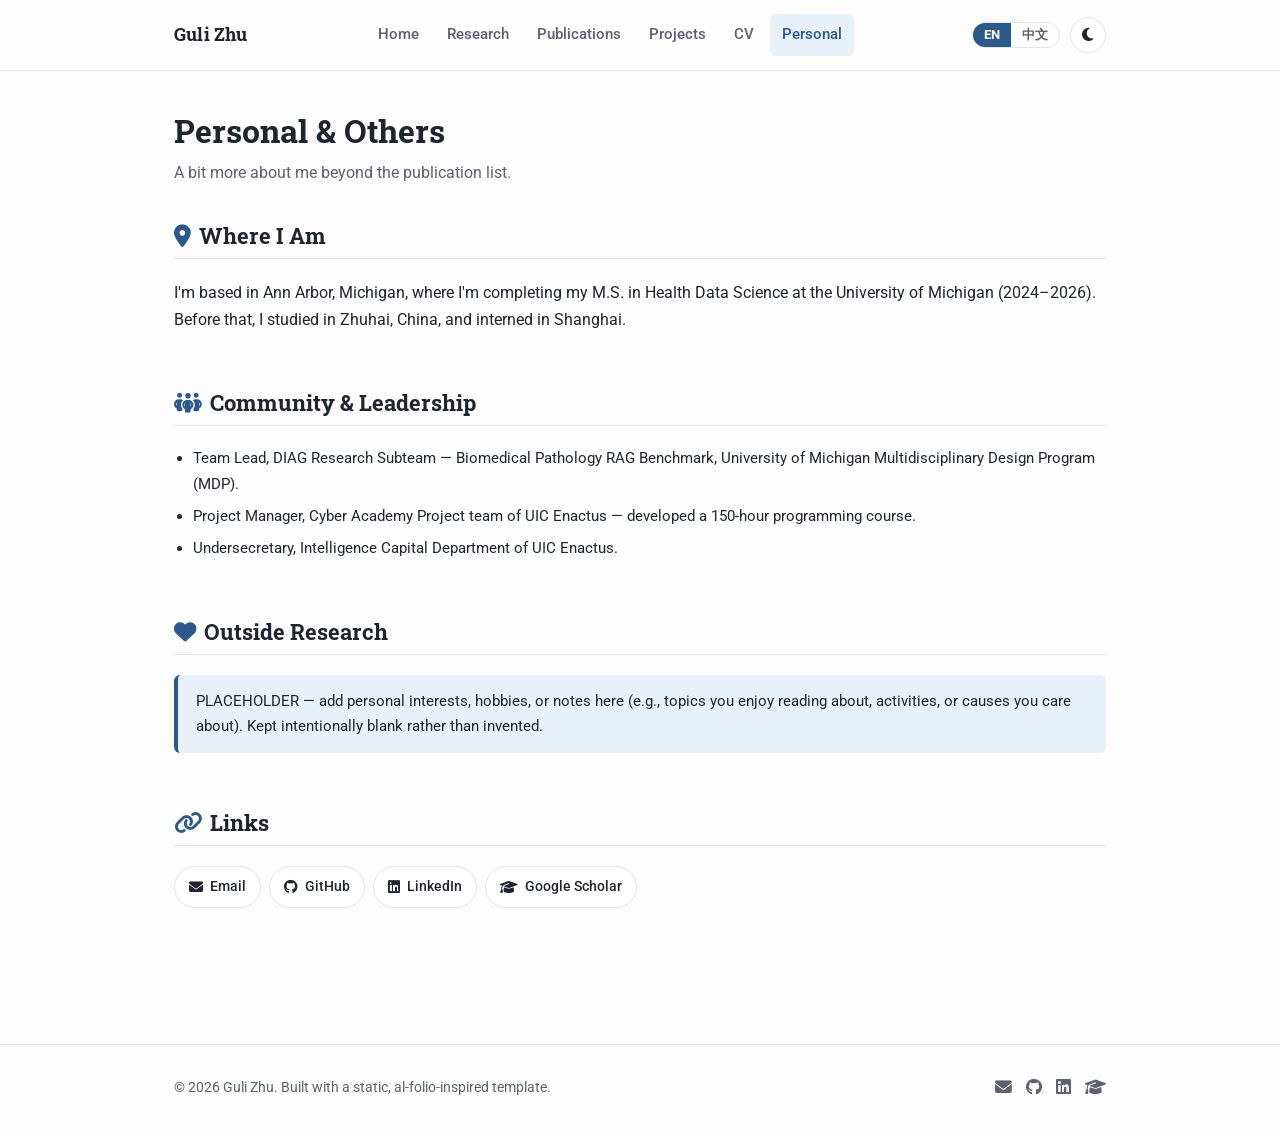
<file: others.html>
<!DOCTYPE html>
<html lang="en">
<head>
<meta charset="UTF-8" />
<script>(function(){try{var l=localStorage.getItem('gz-lang')||'en';document.documentElement.setAttribute('data-lang',l);document.documentElement.setAttribute('lang', l==='zh'?'zh-CN':'en');}catch(e){}})();</script>
<meta name="viewport" content="width=device-width, initial-scale=1.0" />
<title>Personal — Guli Zhu</title>
<link rel="icon" type="image/svg+xml" href="assets/img/favicon.svg" />
<link rel="preconnect" href="https://fonts.googleapis.com">
<link href="https://fonts.googleapis.com/css2?family=Roboto:wght@300;400;500;700&family=Roboto+Slab:wght@400;500;700&display=swap" rel="stylesheet">
<link rel="stylesheet" href="https://cdnjs.cloudflare.com/ajax/libs/font-awesome/6.5.2/css/all.min.css" integrity="sha512-SnH5WK+bZxgPHs44uWIX+LLJAJ9/2PkPKZ5QiAj6Ta86w+fsb2TkcmfRyVX3pBnMFcV7oQPJkl9QevSCWr3W6A==" crossorigin="anonymous" referrerpolicy="no-referrer" />
<link rel="stylesheet" href="assets/css/style.css" />
</head>
<body>

<nav class="navbar">
  <div class="navbar-inner">
    <a class="brand" href="index.html">Guli Zhu</a>
    <button class="nav-toggle" aria-label="Toggle navigation"><i class="fa-solid fa-bars"></i></button>
    <div class="nav-links">
      <a href="index.html" data-page="index.html" data-en="Home" data-zh="首页">Home</a>
      <a href="research.html" data-page="research.html" data-en="Research" data-zh="研究方向">Research</a>
      <a href="publications.html" data-page="publications.html" data-en="Publications" data-zh="论文成果">Publications</a>
      <a href="projects.html" data-page="projects.html" data-en="Projects" data-zh="项目">Projects</a>
      <a href="cv.html" data-page="cv.html" data-en="CV" data-zh="简历">CV</a>
      <a href="others.html" data-page="others.html" data-en="Personal" data-zh="个人">Personal</a>
    </div>
    <div class="nav-right">
      <div class="lang-toggle" role="group" aria-label="Language switch">
        <button type="button" data-lang-opt="en">EN</button>
        <button type="button" data-lang-opt="zh">中文</button>
      </div>
      <button class="theme-toggle" aria-label="Toggle dark mode"><i class="fa-solid fa-moon"></i></button>
    </div>
  </div>
</nav>

<main>
  <div class="container">

    <div class="page-header">
      <h1 data-en="Personal &amp; Others" data-zh="个人 / 其他">Personal &amp; Others</h1>
      <p data-en="A bit more about me beyond the publication list." data-zh="一些工作之外、更全面了解我的信息。">A bit more about me beyond the publication list.</p>
    </div>

    <section class="section">
      <h2><i class="fa-solid fa-location-dot icon"></i><span data-en="Where I Am" data-zh="我在哪里">Where I Am</span></h2>
      <p class="i18n-en">I'm based in Ann Arbor, Michigan, where I'm completing my M.S. in Health Data Science at the University of Michigan (2024–2026). Before that, I studied in Zhuhai, China, and interned in Shanghai.</p>
      <p class="i18n-zh" lang="zh-CN">我目前常驻美国密歇根州安娜堡，在密歇根大学攻读健康数据科学硕士学位（2024–2026）。此前，我在中国珠海求学，并曾在上海实习。</p>
    </section>

    <section class="section">
      <h2><i class="fa-solid fa-people-group icon"></i><span data-en="Community &amp; Leadership" data-zh="社区与领导力">Community &amp; Leadership</span></h2>
      <ul class="simple-list i18n-en">
        <li>Team Lead, DIAG Research Subteam — Biomedical Pathology RAG Benchmark, University of Michigan Multidisciplinary Design Program (MDP).</li>
        <li>Project Manager, Cyber Academy Project team of UIC Enactus — developed a 150-hour programming course.</li>
        <li>Undersecretary, Intelligence Capital Department of UIC Enactus.</li>
      </ul>
      <ul class="simple-list i18n-zh" lang="zh-CN">
        <li>担任密歇根大学跨学科设计项目（MDP）DIAG 研究子团队负责人——生物医学病理学 RAG 评测基准。</li>
        <li>担任 UIC Enactus「Cyber Academy」项目团队项目经理——开发了一套 150 小时的编程课程。</li>
        <li>担任 UIC Enactus「Intelligence Capital」部门副部长。</li>
      </ul>
    </section>

    <section class="section">
      <h2><i class="fa-solid fa-heart icon"></i><span data-en="Outside Research" data-zh="工作之外">Outside Research</span></h2>
      <p class="callout i18n-en">
        PLACEHOLDER — add personal interests, hobbies, or notes here (e.g., topics you enjoy reading about,
        activities, or causes you care about). Kept intentionally blank rather than invented.
      </p>
      <p class="callout i18n-zh" lang="zh-CN">
        PLACEHOLDER — 此处可补充个人兴趣、爱好或其他说明（例如感兴趣的阅读主题、活动或关心的议题）。目前刻意留空，避免虚构内容。
      </p>
    </section>

    <section class="section">
      <h2><i class="fa-solid fa-link icon"></i><span data-en="Links" data-zh="相关链接">Links</span></h2>
      <div class="btn-row">
        <a class="btn" href="mailto:gulizhu@umich.edu"><i class="fa-solid fa-envelope"></i> <span data-en="Email" data-zh="邮箱">Email</span></a>
        <a class="btn" href="https://github.com/Cameron-zgl" target="_blank" rel="noopener"><i class="fa-brands fa-github"></i> GitHub</a>
        <a class="btn" href="https://www.linkedin.com/in/guli-zhu-cameron/" target="_blank" rel="noopener"><i class="fa-brands fa-linkedin"></i> LinkedIn</a>
        <a class="btn" href="https://scholar.google.com/citations?hl=zh-CN&user=cHsc8RQAAAAJ" target="_blank" rel="noopener"><i class="fa-solid fa-graduation-cap"></i> Google Scholar</a>
      </div>
    </section>

  </div>
</main>

<footer>
  <div class="footer-inner">
    <span data-en="© 2026 Guli Zhu. Built with a static, al-folio-inspired template." data-zh="© 2026 Guli Zhu。本网站采用静态、al-folio 风格模板构建。">© 2026 Guli Zhu. Built with a static, al-folio-inspired template.</span>
    <div class="social-icons">
      <a href="mailto:gulizhu@umich.edu" title="Email"><i class="fa-solid fa-envelope"></i></a>
      <a href="https://github.com/Cameron-zgl" target="_blank" rel="noopener" title="GitHub"><i class="fa-brands fa-github"></i></a>
      <a href="https://www.linkedin.com/in/guli-zhu-cameron/" target="_blank" rel="noopener" title="LinkedIn"><i class="fa-brands fa-linkedin"></i></a>
      <a href="https://scholar.google.com/citations?hl=zh-CN&user=cHsc8RQAAAAJ" target="_blank" rel="noopener" title="Google Scholar"><i class="fa-solid fa-graduation-cap"></i></a>
    </div>
  </div>
</footer>

<script src="assets/js/main.js"></script>
</body>
</html>
</file>
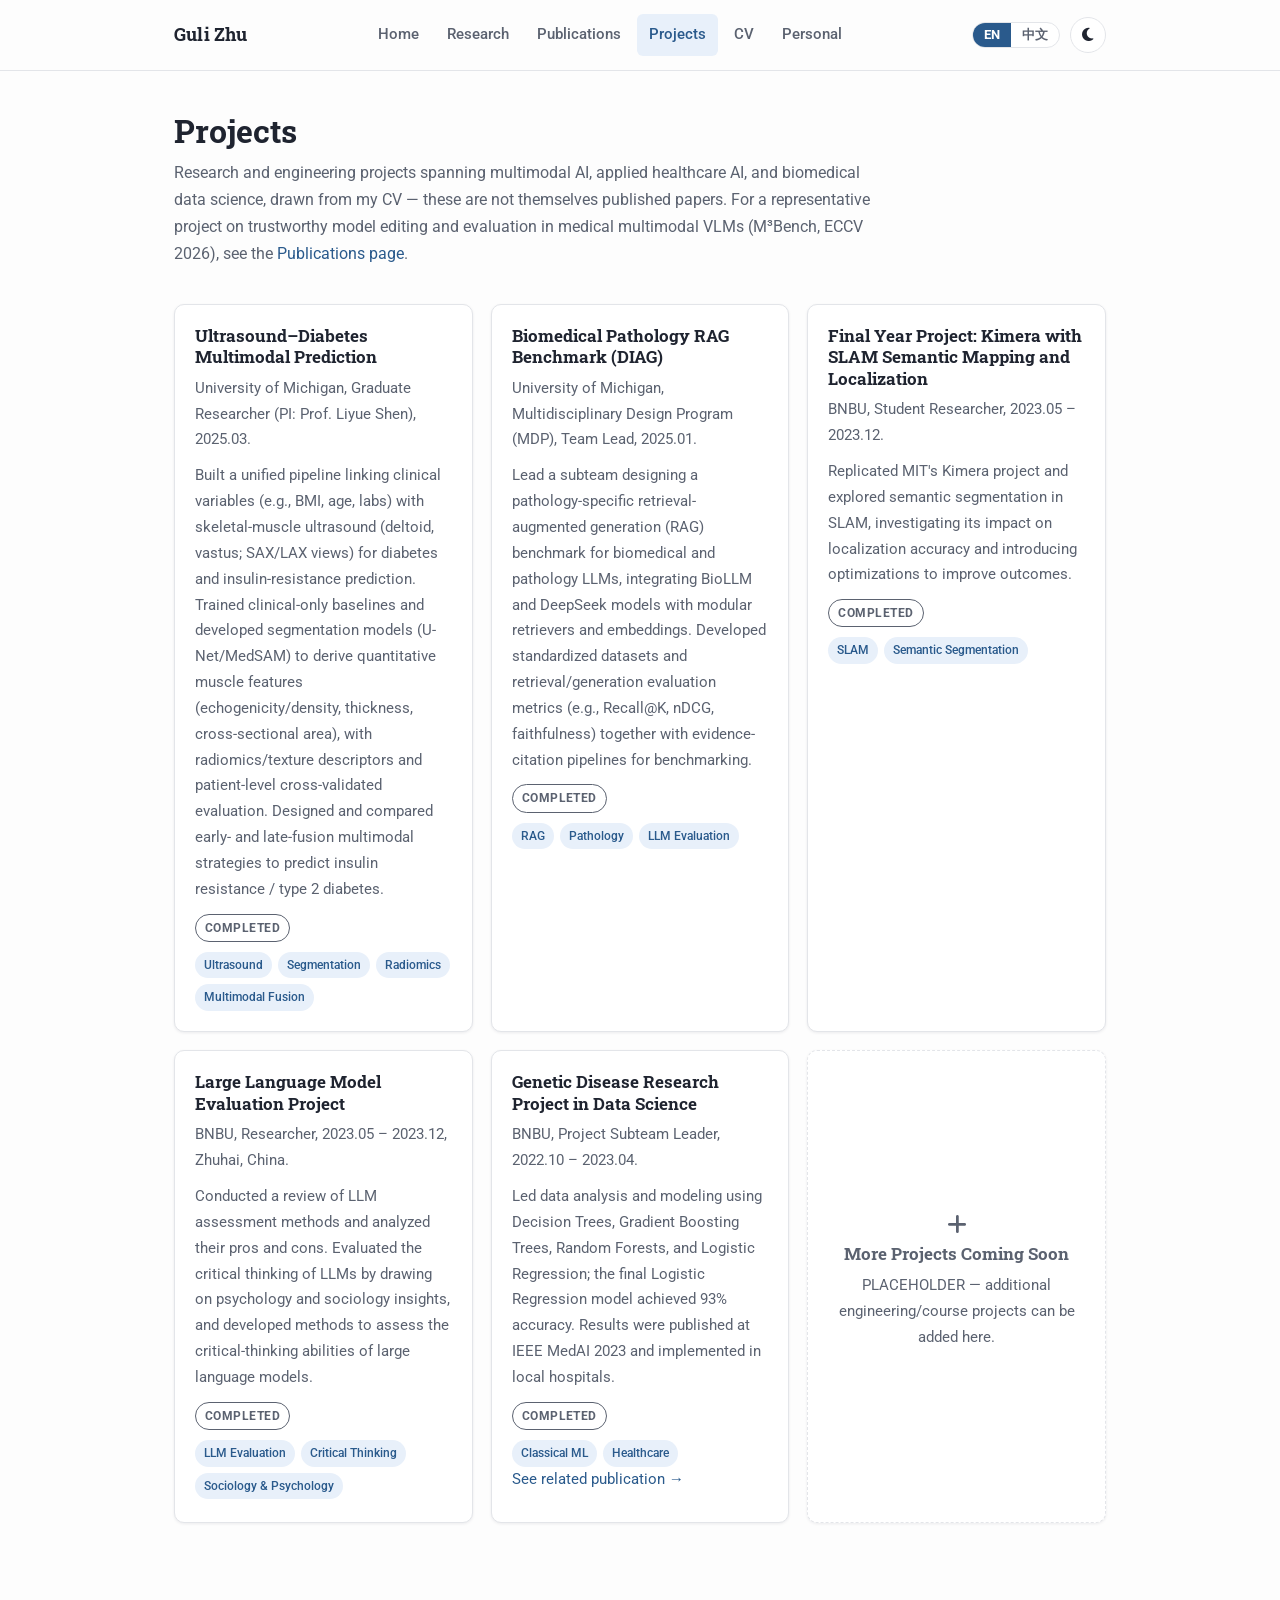
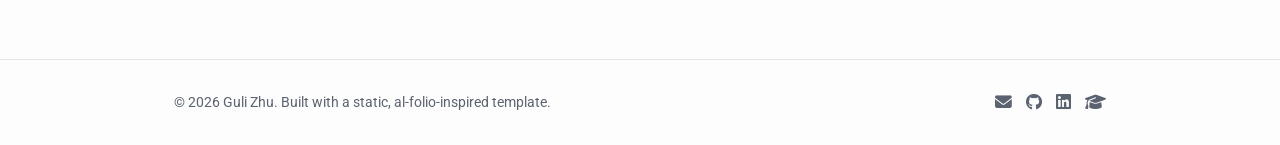
<file: projects.html>
<!DOCTYPE html>
<html lang="en">
<head>
<meta charset="UTF-8" />
<script>(function(){try{var l=localStorage.getItem('gz-lang')||'en';document.documentElement.setAttribute('data-lang',l);document.documentElement.setAttribute('lang', l==='zh'?'zh-CN':'en');}catch(e){}})();</script>
<meta name="viewport" content="width=device-width, initial-scale=1.0" />
<title>Projects — Guli Zhu</title>
<link rel="icon" type="image/svg+xml" href="assets/img/favicon.svg" />
<link rel="preconnect" href="https://fonts.googleapis.com">
<link href="https://fonts.googleapis.com/css2?family=Roboto:wght@300;400;500;700&family=Roboto+Slab:wght@400;500;700&display=swap" rel="stylesheet">
<link rel="stylesheet" href="https://cdnjs.cloudflare.com/ajax/libs/font-awesome/6.5.2/css/all.min.css" integrity="sha512-SnH5WK+bZxgPHs44uWIX+LLJAJ9/2PkPKZ5QiAj6Ta86w+fsb2TkcmfRyVX3pBnMFcV7oQPJkl9QevSCWr3W6A==" crossorigin="anonymous" referrerpolicy="no-referrer" />
<link rel="stylesheet" href="assets/css/style.css" />
</head>
<body>

<nav class="navbar">
  <div class="navbar-inner">
    <a class="brand" href="index.html">Guli Zhu</a>
    <button class="nav-toggle" aria-label="Toggle navigation"><i class="fa-solid fa-bars"></i></button>
    <div class="nav-links">
      <a href="index.html" data-page="index.html" data-en="Home" data-zh="首页">Home</a>
      <a href="research.html" data-page="research.html" data-en="Research" data-zh="研究方向">Research</a>
      <a href="publications.html" data-page="publications.html" data-en="Publications" data-zh="论文成果">Publications</a>
      <a href="projects.html" data-page="projects.html" data-en="Projects" data-zh="项目">Projects</a>
      <a href="cv.html" data-page="cv.html" data-en="CV" data-zh="简历">CV</a>
      <a href="others.html" data-page="others.html" data-en="Personal" data-zh="个人">Personal</a>
    </div>
    <div class="nav-right">
      <div class="lang-toggle" role="group" aria-label="Language switch">
        <button type="button" data-lang-opt="en">EN</button>
        <button type="button" data-lang-opt="zh">中文</button>
      </div>
      <button class="theme-toggle" aria-label="Toggle dark mode"><i class="fa-solid fa-moon"></i></button>
    </div>
  </div>
</nav>

<main>
  <div class="container">

    <div class="page-header">
      <h1 data-en="Projects" data-zh="项目">Projects</h1>
      <p class="i18n-en">
        Research and engineering projects spanning multimodal AI, applied healthcare AI, and biomedical data
        science, drawn from my CV — these are not themselves published papers. For a representative project on
        trustworthy model editing and evaluation in medical multimodal VLMs (M³Bench, ECCV 2026), see the
        <a href="publications.html#m3bench">Publications page</a>.
      </p>
      <p class="i18n-zh" lang="zh-CN">
        本页展示了我在多模态人工智能、应用型医疗 AI 与生物医学数据科学等方向的研究与工程项目（均整理自我的简历），这些项目本身并非已发表论文。关于医疗多模态 VLM 可信模型编辑与评测的代表性项目（M³Bench，ECCV 2026），请见
        <a href="publications.html#m3bench">"论文成果"页面</a>。
      </p>
    </div>

    <section class="section">
      <div class="grid">

        <div class="card">
          <h3 data-en="Ultrasound–Diabetes Multimodal Prediction" data-zh="超声-糖尿病多模态预测项目">Ultrasound–Diabetes Multimodal Prediction</h3>
          <p class="i18n-en">
            University of Michigan, Graduate Researcher (PI: Prof. Liyue Shen), 2025.03.
          </p>
          <p class="i18n-zh" lang="zh-CN">
            密歇根大学，研究生研究员（导师：Liyue Shen 教授），2025.03。
          </p>
          <p class="i18n-en">
            Built a unified pipeline linking clinical variables (e.g., BMI, age, labs) with skeletal-muscle
            ultrasound (deltoid, vastus; SAX/LAX views) for diabetes and insulin-resistance prediction.
            Trained clinical-only baselines and developed segmentation models (U-Net/MedSAM) to derive
            quantitative muscle features (echogenicity/density, thickness, cross-sectional area), with
            radiomics/texture descriptors and patient-level cross-validated evaluation. Designed and compared
            early- and late-fusion multimodal strategies to predict insulin resistance / type 2 diabetes.
          </p>
          <p class="i18n-zh" lang="zh-CN">
            构建了将临床变量（如 BMI、年龄、化验指标）与骨骼肌超声（三角肌、股四头肌；短轴/长轴切面）相结合的统一流程，用于糖尿病与胰岛素抵抗预测。训练了仅基于临床数据的基线模型，并开发了基于 U-Net/MedSAM 的分割方法以提取定量肌肉特征（回声强度/密度、厚度、横截面积），结合影像组学/纹理特征与患者级别的交叉验证评测。设计并比较了早融合与晚融合等多模态融合策略，用于预测胰岛素抵抗/二型糖尿病。
          </p>
          <span class="status-badge status-completed" data-en="Completed" data-zh="已完成">Completed</span>
          <div class="tags"><span class="tag" data-en="Ultrasound" data-zh="超声">Ultrasound</span><span class="tag" data-en="Segmentation" data-zh="分割">Segmentation</span><span class="tag" data-en="Radiomics" data-zh="影像组学">Radiomics</span><span class="tag" data-en="Multimodal Fusion" data-zh="多模态融合">Multimodal Fusion</span></div>
        </div>

        <div class="card">
          <h3 data-en="Biomedical Pathology RAG Benchmark (DIAG)" data-zh="生物医学病理学 RAG 评测基准（DIAG）">Biomedical Pathology RAG Benchmark (DIAG)</h3>
          <p class="i18n-en">
            University of Michigan, Multidisciplinary Design Program (MDP), Team Lead, 2025.01.
          </p>
          <p class="i18n-zh" lang="zh-CN">
            密歇根大学，跨学科设计项目（MDP），团队负责人，2025.01。
          </p>
          <p class="i18n-en">
            Lead a subteam designing a pathology-specific retrieval-augmented generation (RAG) benchmark for
            biomedical and pathology LLMs, integrating BioLLM and DeepSeek models with modular retrievers and
            embeddings. Developed standardized datasets and retrieval/generation evaluation metrics
            (e.g., Recall@K, nDCG, faithfulness) together with evidence-citation pipelines for benchmarking.
          </p>
          <p class="i18n-zh" lang="zh-CN">
            在跨学科设计项目（MDP）框架下领导子团队，设计面向生物医学与病理学大语言模型的检索增强生成（RAG）评测基准，集成 BioLLM 与 DeepSeek 模型及模块化检索器与向量表示。构建了标准化数据集，以及检索与生成评测指标（如 Recall@K、nDCG、忠实度）与证据引用流程。
          </p>
          <span class="status-badge status-completed" data-en="Completed" data-zh="已完成">Completed</span>
          <div class="tags"><span class="tag">RAG</span><span class="tag" data-en="Pathology" data-zh="病理学">Pathology</span><span class="tag" data-en="LLM Evaluation" data-zh="LLM 评估">LLM Evaluation</span></div>
        </div>

        <div class="card">
          <h3 data-en="Final Year Project: Kimera with SLAM Semantic Mapping and Localization" data-zh="毕业设计：基于 Kimera 的 SLAM 语义建图与定位">Final Year Project: Kimera with SLAM Semantic Mapping and Localization</h3>
          <p class="i18n-en">
            BNBU, Student Researcher, 2023.05 – 2023.12.
          </p>
          <p class="i18n-zh" lang="zh-CN">
            北京师范大学-香港浸会大学联合国际学院（BNBU），本科生研究员，2023.05 – 2023.12。
          </p>
          <p class="i18n-en">
            Replicated MIT's Kimera project and explored semantic segmentation in SLAM, investigating its
            impact on localization accuracy and introducing optimizations to improve outcomes.
          </p>
          <p class="i18n-zh" lang="zh-CN">
            复现了 MIT 的 Kimera 项目，探索语义分割在 SLAM 中的应用，研究其对定位精度的影响，并引入多项优化以提升项目效果。
          </p>
          <span class="status-badge status-completed" data-en="Completed" data-zh="已完成">Completed</span>
          <div class="tags"><span class="tag">SLAM</span><span class="tag" data-en="Semantic Segmentation" data-zh="语义分割">Semantic Segmentation</span></div>
        </div>

        <div class="card">
          <h3 data-en="Large Language Model Evaluation Project" data-zh="大语言模型（LLM）评估项目">Large Language Model Evaluation Project</h3>
          <p class="i18n-en">
            BNBU, Researcher, 2023.05 – 2023.12, Zhuhai, China.
          </p>
          <p class="i18n-zh" lang="zh-CN">
            北京师范大学-香港浸会大学联合国际学院（BNBU），研究员，2023.05 – 2023.12，中国珠海。
          </p>
          <p class="i18n-en">
            Conducted a review of LLM assessment methods and analyzed their pros and cons. Evaluated the
            critical thinking of LLMs by drawing on psychology and sociology insights, and developed methods
            to assess the critical-thinking abilities of large language models.
          </p>
          <p class="i18n-zh" lang="zh-CN">
            系统梳理了大语言模型评测方法的研究现状并分析其优缺点，结合心理学与社会学视角评估大语言模型的批判性思维能力，并提出了相应的评估方法。
          </p>
          <span class="status-badge status-completed" data-en="Completed" data-zh="已完成">Completed</span>
          <div class="tags"><span class="tag" data-en="LLM Evaluation" data-zh="LLM 评估">LLM Evaluation</span><span class="tag" data-en="Critical Thinking" data-zh="批判性思维">Critical Thinking</span><span class="tag" data-en="Sociology &amp; Psychology" data-zh="社会学与心理学">Sociology &amp; Psychology</span></div>
        </div>

        <div class="card">
          <h3 data-en="Genetic Disease Research Project in Data Science" data-zh="遗传疾病数据科学研究项目">Genetic Disease Research Project in Data Science</h3>
          <p class="i18n-en">
            BNBU, Project Subteam Leader, 2022.10 – 2023.04.
          </p>
          <p class="i18n-zh" lang="zh-CN">
            北京师范大学-香港浸会大学联合国际学院（BNBU），项目小组负责人，2022.10 – 2023.04。
          </p>
          <p class="i18n-en">
            Led data analysis and modeling using Decision Trees, Gradient Boosting Trees, Random Forests, and
            Logistic Regression; the final Logistic Regression model achieved 93% accuracy. Results were
            published at IEEE MedAI 2023 and implemented in local hospitals.
          </p>
          <p class="i18n-zh" lang="zh-CN">
            主导数据分析与建模，训练决策树、梯度提升树、随机森林与逻辑回归模型；在发现召回率欠佳后应用过拟合缓解技术提升性能，最终逻辑回归模型达到 93% 的准确率。相关成果发表于 IEEE MedAI 2023，并已在当地医院落地应用。
          </p>
          <span class="status-badge status-completed" data-en="Completed" data-zh="已完成">Completed</span>
          <div class="tags"><span class="tag" data-en="Classical ML" data-zh="经典机器学习">Classical ML</span><span class="tag" data-en="Healthcare" data-zh="医疗健康">Healthcare</span></div>
          <p class="section-foot"><a href="publications.html" data-en="See related publication →" data-zh="查看相关论文 →">See related publication →</a></p>
        </div>

        <div class="card" style="border-style:dashed; display:flex; flex-direction:column; align-items:center; justify-content:center; text-align:center; color:var(--text-muted);">
          <i class="fa-solid fa-plus" style="font-size:1.4rem; margin-bottom:8px;"></i>
          <h3 style="color:var(--text-muted);" data-en="More Projects Coming Soon" data-zh="更多项目即将上线">More Projects Coming Soon</h3>
          <p data-en="PLACEHOLDER — additional engineering/course projects can be added here." data-zh="PLACEHOLDER — 后续可在此处补充更多工程/课程项目。">PLACEHOLDER — additional engineering/course projects can be added here.</p>
        </div>

      </div>
    </section>

  </div>
</main>

<footer>
  <div class="footer-inner">
    <span data-en="© 2026 Guli Zhu. Built with a static, al-folio-inspired template." data-zh="© 2026 Guli Zhu。本网站采用静态、al-folio 风格模板构建。">© 2026 Guli Zhu. Built with a static, al-folio-inspired template.</span>
    <div class="social-icons">
      <a href="mailto:gulizhu@umich.edu" title="Email"><i class="fa-solid fa-envelope"></i></a>
      <a href="https://github.com/Cameron-zgl" target="_blank" rel="noopener" title="GitHub"><i class="fa-brands fa-github"></i></a>
      <a href="https://www.linkedin.com/in/guli-zhu-cameron/" target="_blank" rel="noopener" title="LinkedIn"><i class="fa-brands fa-linkedin"></i></a>
      <a href="https://scholar.google.com/citations?hl=zh-CN&user=cHsc8RQAAAAJ" target="_blank" rel="noopener" title="Google Scholar"><i class="fa-solid fa-graduation-cap"></i></a>
    </div>
  </div>
</footer>

<script src="assets/js/main.js"></script>
</body>
</html>
</file>
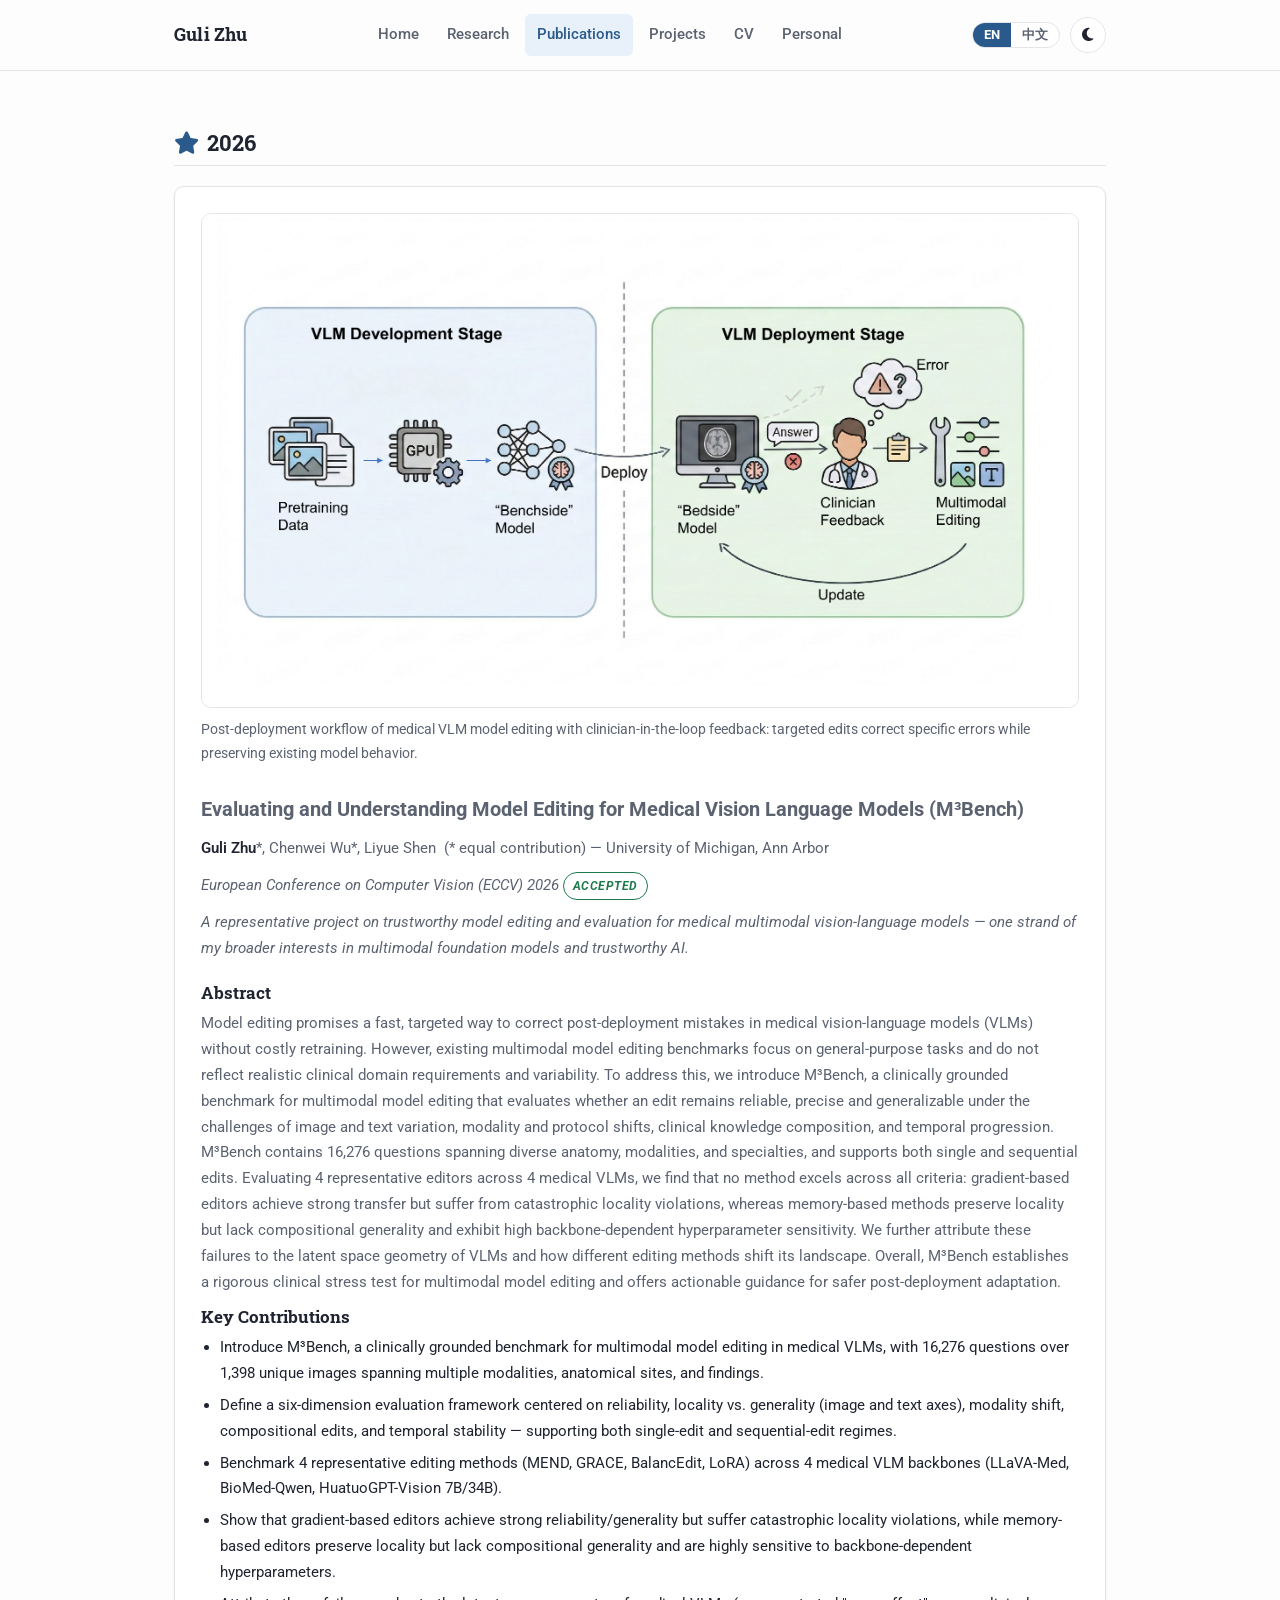
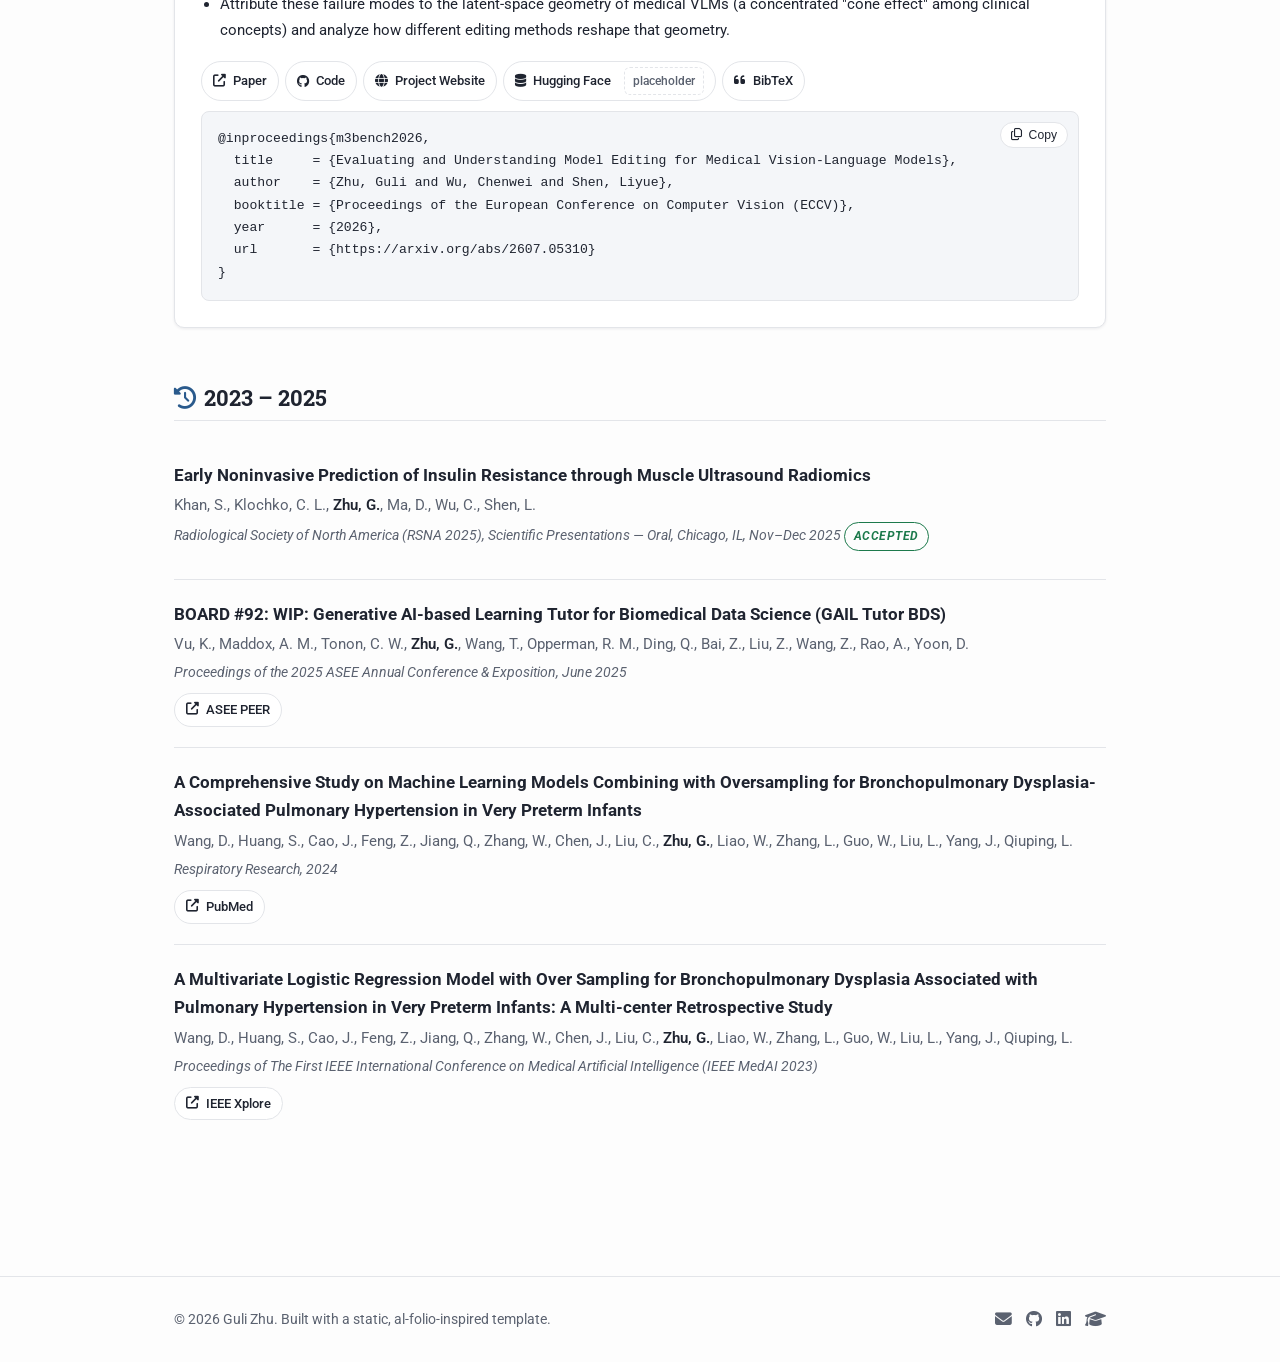
<file: publications.html>
<!DOCTYPE html>
<html lang="en">
<head>
<meta charset="UTF-8" />
<script>(function(){try{var l=localStorage.getItem('gz-lang')||'en';document.documentElement.setAttribute('data-lang',l);document.documentElement.setAttribute('lang', l==='zh'?'zh-CN':'en');}catch(e){}})();</script>
<meta name="viewport" content="width=device-width, initial-scale=1.0" />
<title>Publications — Guli Zhu</title>
<link rel="icon" type="image/svg+xml" href="assets/img/favicon.svg" />
<link rel="preconnect" href="https://fonts.googleapis.com">
<link href="https://fonts.googleapis.com/css2?family=Roboto:wght@300;400;500;700&family=Roboto+Slab:wght@400;500;700&display=swap" rel="stylesheet">
<link rel="stylesheet" href="https://cdnjs.cloudflare.com/ajax/libs/font-awesome/6.5.2/css/all.min.css" integrity="sha512-SnH5WK+bZxgPHs44uWIX+LLJAJ9/2PkPKZ5QiAj6Ta86w+fsb2TkcmfRyVX3pBnMFcV7oQPJkl9QevSCWr3W6A==" crossorigin="anonymous" referrerpolicy="no-referrer" />
<link rel="stylesheet" href="assets/css/style.css" />
</head>
<body>

<nav class="navbar">
  <div class="navbar-inner">
    <a class="brand" href="index.html">Guli Zhu</a>
    <button class="nav-toggle" aria-label="Toggle navigation"><i class="fa-solid fa-bars"></i></button>
    <div class="nav-links">
      <a href="index.html" data-page="index.html" data-en="Home" data-zh="首页">Home</a>
      <a href="research.html" data-page="research.html" data-en="Research" data-zh="研究方向">Research</a>
      <a href="publications.html" data-page="publications.html" data-en="Publications" data-zh="论文成果">Publications</a>
      <a href="projects.html" data-page="projects.html" data-en="Projects" data-zh="项目">Projects</a>
      <a href="cv.html" data-page="cv.html" data-en="CV" data-zh="简历">CV</a>
      <a href="others.html" data-page="others.html" data-en="Personal" data-zh="个人">Personal</a>
    </div>
    <div class="nav-right">
      <div class="lang-toggle" role="group" aria-label="Language switch">
        <button type="button" data-lang-opt="en">EN</button>
        <button type="button" data-lang-opt="zh">中文</button>
      </div>
      <button class="theme-toggle" aria-label="Toggle dark mode"><i class="fa-solid fa-moon"></i></button>
    </div>
  </div>
</nav>

<main>
  <div class="container">


    <section class="section">
      <h2><i class="fa-solid fa-star icon"></i>2026</h2>

      <article class="card" id="m3bench" style="padding:26px;">
        <div class="project-figure" style="margin-top:0;">
          <img src="assets/img/m3bench/workflow.png" alt="Post-deployment medical VLM model editing workflow with clinician-in-the-loop feedback" />
          <p class="caption i18n-en">Post-deployment workflow of medical VLM model editing with clinician-in-the-loop feedback: targeted edits correct specific errors while preserving existing model behavior.</p>
          <p class="caption i18n-zh" lang="zh-CN">医疗 VLM 模型编辑的部署后流程示意：临床医生反馈参与其中，目标性编辑在保持模型原有行为的同时纠正特定错误。</p>
        </div>

        <p class="pub-title" style="font-size:1.25rem;">Evaluating and Understanding Model Editing for Medical Vision Language Models (M³Bench)</p>
        <p class="pub-authors"><span class="me">Guli Zhu</span>*, Chenwei Wu*, Liyue Shen &nbsp;<span class="muted">(* equal contribution) — University of Michigan, Ann Arbor</span></p>
        <p class="pub-venue">European Conference on Computer Vision (ECCV) 2026 <span class="status-badge status-accepted">Accepted</span></p>
        <p class="muted" style="font-style:italic; margin-top:8px;" data-en="A representative project on trustworthy model editing and evaluation for medical multimodal vision-language models — one strand of my broader interests in multimodal foundation models and trustworthy AI." data-zh="这是我在医疗多模态视觉语言模型可信模型编辑与评测方向上的代表性项目，也是我在多模态基础模型与可信赖人工智能这一更广泛研究兴趣中的一条具体研究线索。">A representative project on trustworthy model editing and evaluation for medical multimodal vision-language models — one strand of my broader interests in multimodal foundation models and trustworthy AI.</p>

        <h3 style="margin-top:20px;" data-en="Abstract" data-zh="摘要">Abstract</h3>
        <p class="i18n-en">
          Model editing promises a fast, targeted way to correct post-deployment mistakes in medical
          vision-language models (VLMs) without costly retraining. However, existing multimodal model editing
          benchmarks focus on general-purpose tasks and do not reflect realistic clinical domain requirements
          and variability. To address this, we introduce M³Bench, a clinically grounded benchmark for
          multimodal model editing that evaluates whether an edit remains reliable, precise and generalizable
          under the challenges of image and text variation, modality and protocol shifts, clinical knowledge
          composition, and temporal progression. M³Bench contains 16,276 questions spanning diverse anatomy,
          modalities, and specialties, and supports both single and sequential edits. Evaluating 4
          representative editors across 4 medical VLMs, we find that no method excels across all criteria:
          gradient-based editors achieve strong transfer but suffer from catastrophic locality violations,
          whereas memory-based methods preserve locality but lack compositional generality and exhibit high
          backbone-dependent hyperparameter sensitivity. We further attribute these failures to the latent
          space geometry of VLMs and how different editing methods shift its landscape. Overall, M³Bench
          establishes a rigorous clinical stress test for multimodal model editing and offers actionable
          guidance for safer post-deployment adaptation.
        </p>
        <p class="i18n-zh" lang="zh-CN">
          模型编辑（Model Editing）有望成为一种快速、有针对性的方法，用于在无需高成本重新训练的情况下纠正医疗视觉语言模型（VLMs）在部署后出现的错误。然而，现有的多模态模型编辑基准大多面向通用任务，未能充分反映真实临床场景下的领域需求与多样性。为此，我们提出了 M³Bench——一个具有临床意义的多模态模型编辑评测基准，用于评估编辑是否在图像与文本变化、模态与采集协议迁移、临床知识组合，以及时间维度演变等挑战下，依然保持可靠、精确且可泛化。M³Bench 涵盖 16,276 个问题，覆盖多种解剖结构、影像模态与临床专科，并同时支持单次编辑与序列编辑设置。我们在 4 个代表性编辑方法与 4 个医疗 VLM 上进行了系统评测，发现没有任何一种方法能够在所有评测维度上全面占优：基于梯度的编辑方法具有较强的泛化能力，但容易出现严重的局部性破坏；而基于记忆的编辑方法能够更好地保持局部性，却缺乏组合泛化能力，并且对不同骨干模型的超参数高度敏感。我们进一步将这些失效模式归因于 VLM 的潜在空间几何结构，并分析了不同编辑方法如何改变这一结构。总体而言，M³Bench 为多模态模型编辑建立了一套严格的临床压力测试，并为更安全的部署后模型适配提供了可操作的指导。
        </p>

        <h3 data-en="Key Contributions" data-zh="主要贡献">Key Contributions</h3>
        <ul class="simple-list i18n-en">
          <li>Introduce M³Bench, a clinically grounded benchmark for multimodal model editing in medical VLMs, with 16,276 questions over 1,398 unique images spanning multiple modalities, anatomical sites, and findings.</li>
          <li>Define a six-dimension evaluation framework centered on reliability, locality vs. generality (image and text axes), modality shift, compositional edits, and temporal stability — supporting both single-edit and sequential-edit regimes.</li>
          <li>Benchmark 4 representative editing methods (MEND, GRACE, BalancEdit, LoRA) across 4 medical VLM backbones (LLaVA-Med, BioMed-Qwen, HuatuoGPT-Vision 7B/34B).</li>
          <li>Show that gradient-based editors achieve strong reliability/generality but suffer catastrophic locality violations, while memory-based editors preserve locality but lack compositional generality and are highly sensitive to backbone-dependent hyperparameters.</li>
          <li>Attribute these failure modes to the latent-space geometry of medical VLMs (a concentrated "cone effect" among clinical concepts) and analyze how different editing methods reshape that geometry.</li>
        </ul>
        <ul class="simple-list i18n-zh" lang="zh-CN">
          <li>提出 M³Bench——一个面向医疗 VLM 多模态模型编辑的、具有临床意义的评测基准，包含 16,276 个问题、1,398 张涵盖多种影像模态、解剖部位与病灶类型的独立图像。</li>
          <li>定义了围绕可靠性（Reliability）、局部性与泛化性（图像与文本维度）、模态迁移、组合式编辑及时间稳定性的六维评测框架，同时支持单次编辑与序列编辑两种设置。</li>
          <li>在 4 个医疗 VLM 骨干模型（LLaVA-Med、BioMed-Qwen、HuatuoGPT-Vision 7B/34B）上，对 4 种代表性编辑方法（MEND、GRACE、BalancEdit、LoRA）进行了系统评测。</li>
          <li>研究表明，基于梯度的编辑方法具有较强的可靠性与泛化能力，但会出现严重的局部性破坏；而基于记忆的编辑方法能较好地保持局部性，却缺乏组合泛化能力，且对骨干模型相关的超参数高度敏感。</li>
          <li>将上述失效模式归因于医疗 VLM 潜在空间的几何结构（即临床概念高度集中的"锥形效应"），并分析了不同编辑方法对该几何结构的重塑方式。</li>
        </ul>

        <div class="pub-links" style="margin-top:18px;">
          <a class="btn" href="https://arxiv.org/abs/2607.05310" target="_blank" rel="noopener"><i class="fa-solid fa-up-right-from-square"></i> <span data-en="Paper" data-zh="论文">Paper</span></a>
          <a class="btn" href="https://github.com/BioMed-AI-Lab-U-Michgan/M3Bench" target="_blank" rel="noopener"><i class="fa-brands fa-github"></i> <span data-en="Code" data-zh="代码">Code</span></a>
          <a class="btn" href="https://biomed-ai-lab-u-michgan.github.io/M3Bench/" target="_blank" rel="noopener"><i class="fa-solid fa-globe"></i> <span data-en="Project Website" data-zh="项目主页">Project Website</span></a>
          <a class="btn" href="#"><i class="fa-solid fa-database"></i> Hugging Face <span class="placeholder-note" data-en="placeholder" data-zh="待补充">placeholder</span></a>
          <a class="btn" href="#bib-m3bench"><i class="fa-solid fa-quote-left"></i> BibTeX</a>
        </div>

        <div class="bibtex-block" id="bib-m3bench">
          <button class="btn copy-btn" data-copy-target="#bib-m3bench-code"><i class="fa-regular fa-copy"></i> <span data-en="Copy" data-zh="复制">Copy</span></button>
          <pre id="bib-m3bench-code">@inproceedings{m3bench2026,
  title     = {Evaluating and Understanding Model Editing for Medical Vision-Language Models},
  author    = {Zhu, Guli and Wu, Chenwei and Shen, Liyue},
  booktitle = {Proceedings of the European Conference on Computer Vision (ECCV)},
  year      = {2026},
  url       = {https://arxiv.org/abs/2607.05310}
}</pre>
        </div>
      </article>
    </section>

    <section class="section">
      <h2><i class="fa-solid fa-clock-rotate-left icon"></i>2023 – 2025</h2>
      <ul class="pub-list">
        <li class="pub-item">
          <div class="pub-body">
            <p class="pub-title">Early Noninvasive Prediction of Insulin Resistance through Muscle Ultrasound Radiomics</p>
            <p class="pub-authors">Khan, S., Klochko, C. L., <span class="me">Zhu, G.</span>, Ma, D., Wu, C., Shen, L.</p>
            <p class="pub-venue">Radiological Society of North America (RSNA 2025), Scientific Presentations — Oral, Chicago, IL, Nov–Dec 2025 <span class="status-badge status-accepted">Accepted</span></p>
          </div>
        </li>

        <li class="pub-item">
          <div class="pub-body">
            <p class="pub-title">BOARD #92: WIP: Generative AI-based Learning Tutor for Biomedical Data Science (GAIL Tutor BDS)</p>
            <p class="pub-authors">Vu, K., Maddox, A. M., Tonon, C. W., <span class="me">Zhu, G.</span>, Wang, T., Opperman, R. M., Ding, Q., Bai, Z., Liu, Z., Wang, Z., Rao, A., Yoon, D.</p>
            <p class="pub-venue">Proceedings of the 2025 ASEE Annual Conference &amp; Exposition, June 2025</p>
            <div class="pub-links">
              <a class="btn" href="https://peer.asee.org/board-92-wip-generative-ai-based-learning-tutor-for-biomedical-data-science-gail-tutor-bds" target="_blank" rel="noopener"><i class="fa-solid fa-up-right-from-square"></i> ASEE PEER</a>
            </div>
          </div>
        </li>

        <li class="pub-item">
          <div class="pub-body">
            <p class="pub-title">A Comprehensive Study on Machine Learning Models Combining with Oversampling for Bronchopulmonary Dysplasia-Associated Pulmonary Hypertension in Very Preterm Infants</p>
            <p class="pub-authors">Wang, D., Huang, S., Cao, J., Feng, Z., Jiang, Q., Zhang, W., Chen, J., Liu, C., <span class="me">Zhu, G.</span>, Liao, W., Zhang, L., Guo, W., Liu, L., Yang, J., Qiuping, L.</p>
            <p class="pub-venue">Respiratory Research, 2024</p>
            <div class="pub-links">
              <a class="btn" href="https://pubmed.ncbi.nlm.nih.gov/38720331/" target="_blank" rel="noopener"><i class="fa-solid fa-up-right-from-square"></i> PubMed</a>
            </div>
          </div>
        </li>

        <li class="pub-item">
          <div class="pub-body">
            <p class="pub-title">A Multivariate Logistic Regression Model with Over Sampling for Bronchopulmonary Dysplasia Associated with Pulmonary Hypertension in Very Preterm Infants: A Multi-center Retrospective Study</p>
            <p class="pub-authors">Wang, D., Huang, S., Cao, J., Feng, Z., Jiang, Q., Zhang, W., Chen, J., Liu, C., <span class="me">Zhu, G.</span>, Liao, W., Zhang, L., Guo, W., Liu, L., Yang, J., Qiuping, L.</p>
            <p class="pub-venue">Proceedings of The First IEEE International Conference on Medical Artificial Intelligence (IEEE MedAI 2023)</p>
            <div class="pub-links">
              <a class="btn" href="https://ieeexplore.ieee.org/document/10403344" target="_blank" rel="noopener"><i class="fa-solid fa-up-right-from-square"></i> IEEE Xplore</a>
            </div>
          </div>
        </li>
      </ul>
    </section>

  </div>
</main>

<footer>
  <div class="footer-inner">
    <span data-en="© 2026 Guli Zhu. Built with a static, al-folio-inspired template." data-zh="© 2026 Guli Zhu。本网站采用静态、al-folio 风格模板构建。">© 2026 Guli Zhu. Built with a static, al-folio-inspired template.</span>
    <div class="social-icons">
      <a href="mailto:gulizhu@umich.edu" title="Email"><i class="fa-solid fa-envelope"></i></a>
      <a href="https://github.com/Cameron-zgl" target="_blank" rel="noopener" title="GitHub"><i class="fa-brands fa-github"></i></a>
      <a href="https://www.linkedin.com/in/guli-zhu-cameron/" target="_blank" rel="noopener" title="LinkedIn"><i class="fa-brands fa-linkedin"></i></a>
      <a href="https://scholar.google.com/citations?hl=zh-CN&user=cHsc8RQAAAAJ" target="_blank" rel="noopener" title="Google Scholar"><i class="fa-solid fa-graduation-cap"></i></a>
    </div>
  </div>
</footer>

<script src="assets/js/main.js"></script>
</body>
</html>
</file>
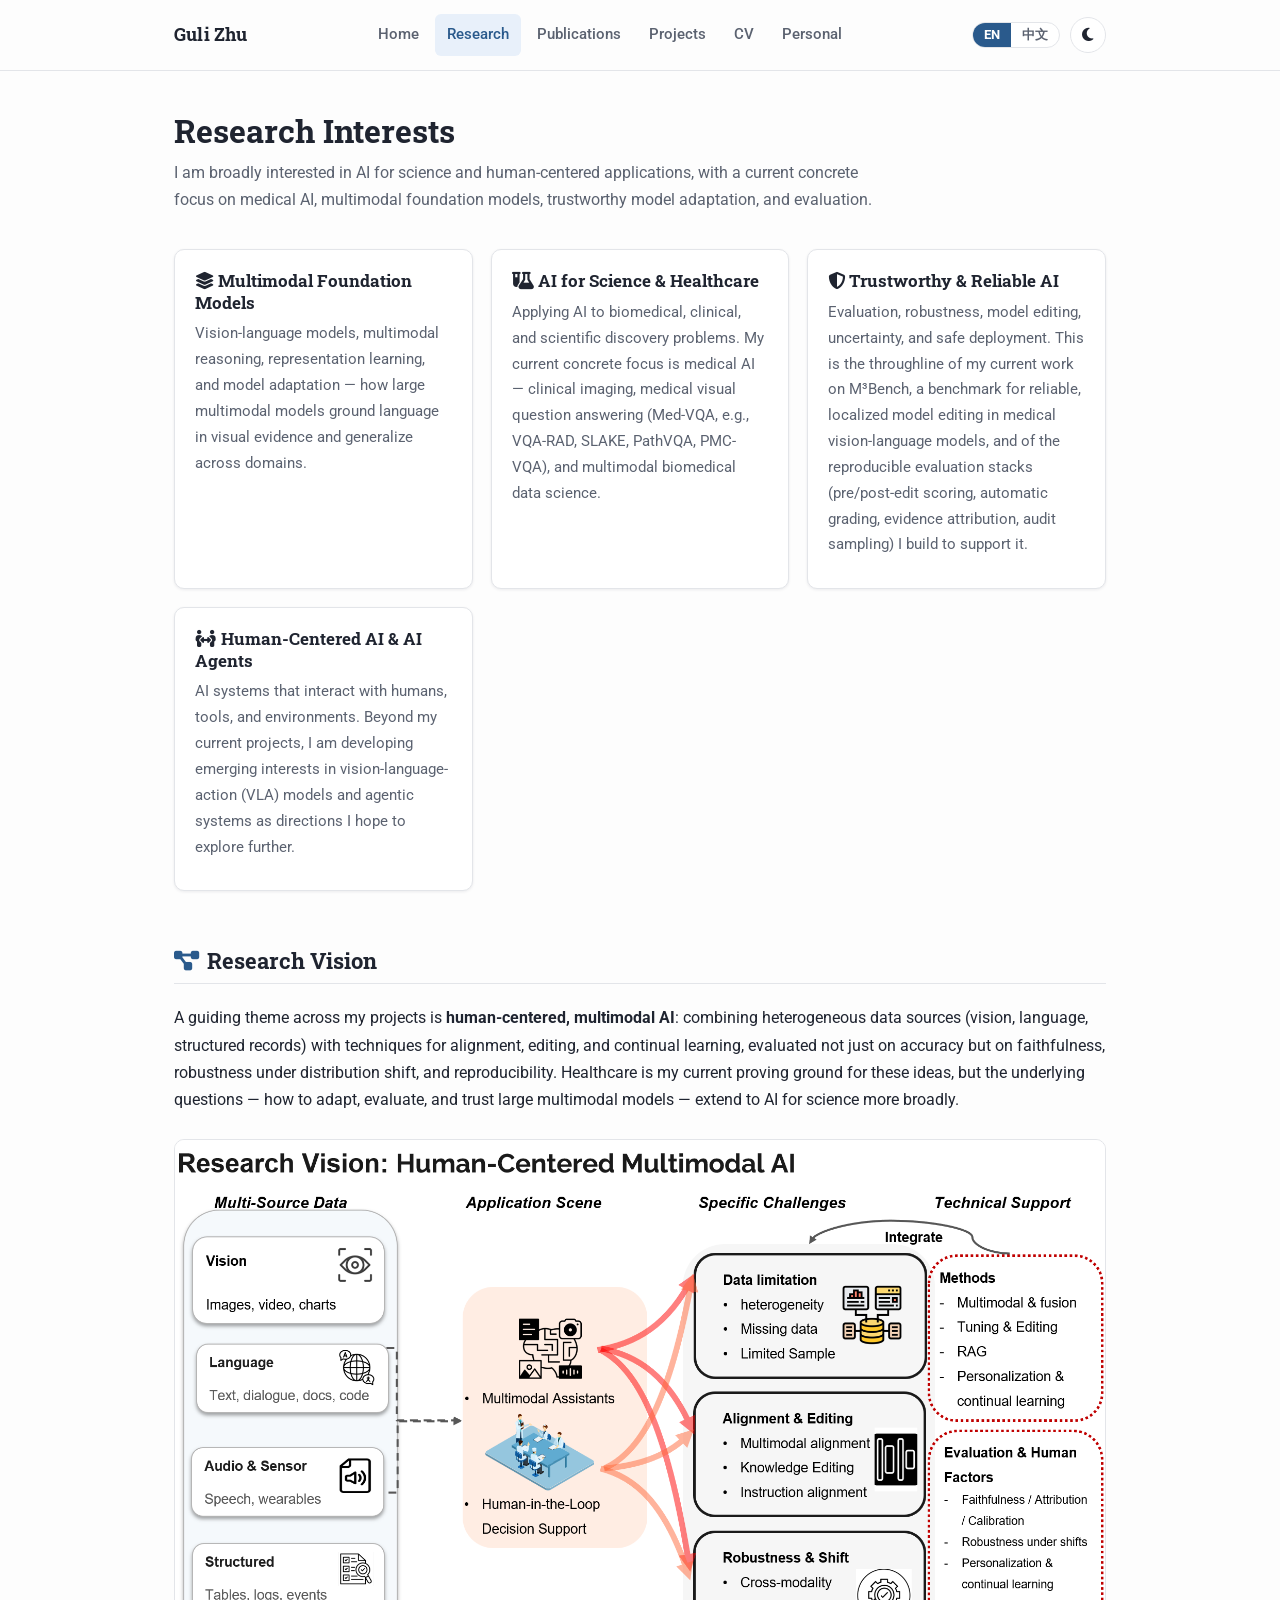
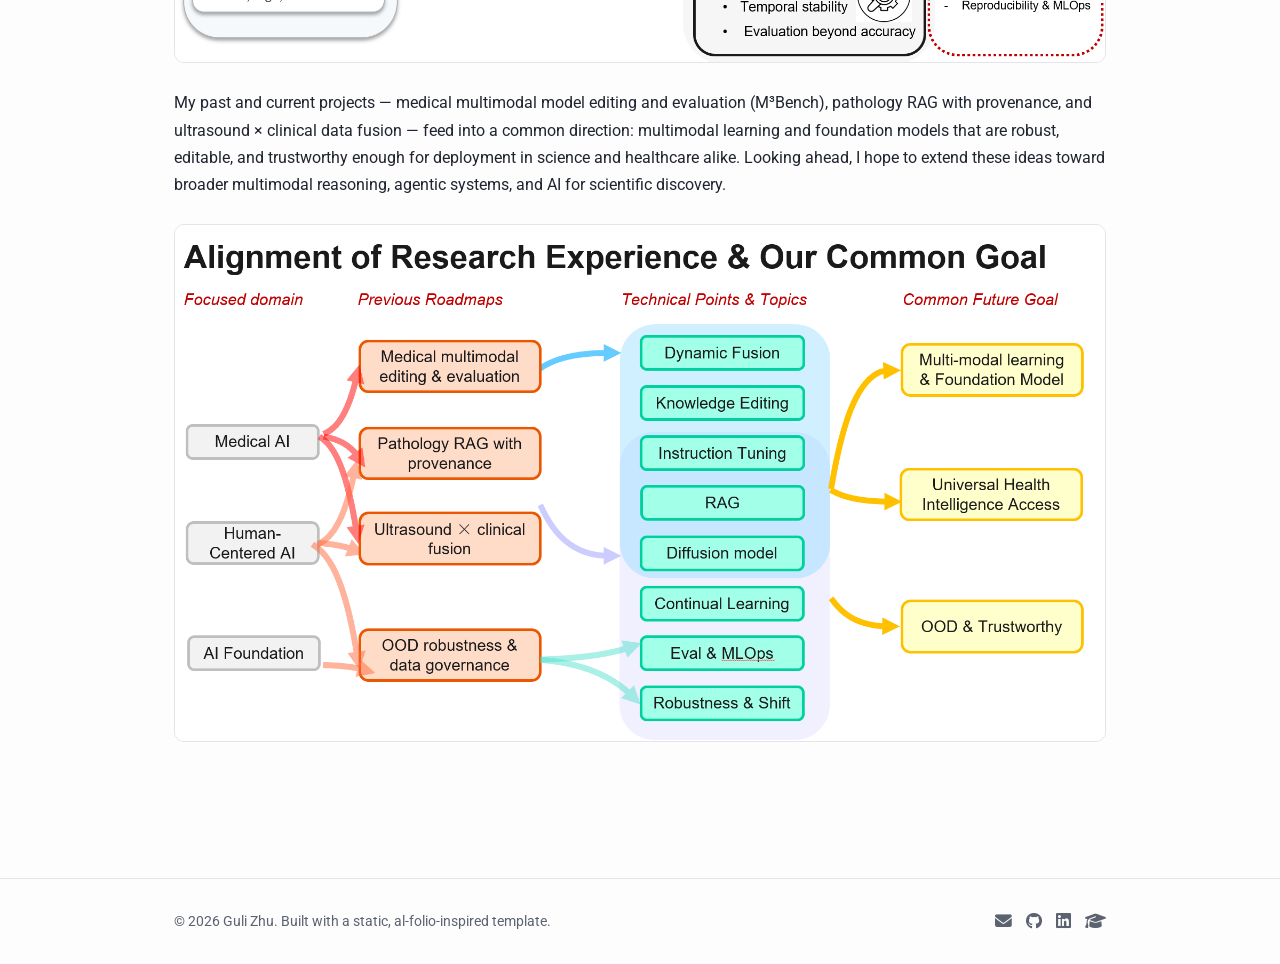
<file: research.html>
<!DOCTYPE html>
<html lang="en">
<head>
<meta charset="UTF-8" />
<script>(function(){try{var l=localStorage.getItem('gz-lang')||'en';document.documentElement.setAttribute('data-lang',l);document.documentElement.setAttribute('lang', l==='zh'?'zh-CN':'en');}catch(e){}})();</script>
<meta name="viewport" content="width=device-width, initial-scale=1.0" />
<title>Research Interests — Guli Zhu</title>
<link rel="icon" type="image/svg+xml" href="assets/img/favicon.svg" />
<link rel="preconnect" href="https://fonts.googleapis.com">
<link href="https://fonts.googleapis.com/css2?family=Roboto:wght@300;400;500;700&family=Roboto+Slab:wght@400;500;700&display=swap" rel="stylesheet">
<link rel="stylesheet" href="https://cdnjs.cloudflare.com/ajax/libs/font-awesome/6.5.2/css/all.min.css" integrity="sha512-SnH5WK+bZxgPHs44uWIX+LLJAJ9/2PkPKZ5QiAj6Ta86w+fsb2TkcmfRyVX3pBnMFcV7oQPJkl9QevSCWr3W6A==" crossorigin="anonymous" referrerpolicy="no-referrer" />
<link rel="stylesheet" href="assets/css/style.css" />
</head>
<body>

<nav class="navbar">
  <div class="navbar-inner">
    <a class="brand" href="index.html">Guli Zhu</a>
    <button class="nav-toggle" aria-label="Toggle navigation"><i class="fa-solid fa-bars"></i></button>
    <div class="nav-links">
      <a href="index.html" data-page="index.html" data-en="Home" data-zh="首页">Home</a>
      <a href="research.html" data-page="research.html" data-en="Research" data-zh="研究方向">Research</a>
      <a href="publications.html" data-page="publications.html" data-en="Publications" data-zh="论文成果">Publications</a>
      <a href="projects.html" data-page="projects.html" data-en="Projects" data-zh="项目">Projects</a>
      <a href="cv.html" data-page="cv.html" data-en="CV" data-zh="简历">CV</a>
      <a href="others.html" data-page="others.html" data-en="Personal" data-zh="个人">Personal</a>
    </div>
    <div class="nav-right">
      <div class="lang-toggle" role="group" aria-label="Language switch">
        <button type="button" data-lang-opt="en">EN</button>
        <button type="button" data-lang-opt="zh">中文</button>
      </div>
      <button class="theme-toggle" aria-label="Toggle dark mode"><i class="fa-solid fa-moon"></i></button>
    </div>
  </div>
</nav>

<main>
  <div class="container">

    <div class="page-header">
      <h1 data-en="Research Interests" data-zh="研究兴趣">Research Interests</h1>
      <p data-en="I am broadly interested in AI for science and human-centered applications, with a current concrete focus on medical AI, multimodal foundation models, trustworthy model adaptation, and evaluation." data-zh="我广泛关注科学智能（AI for Science）与以人为本的人工智能应用，目前的具体研究重点是医疗人工智能（Medical AI）、多模态基础模型、可信赖的模型适配与评测方法。">I am broadly interested in AI for science and human-centered applications, with a current concrete focus on medical AI, multimodal foundation models, trustworthy model adaptation, and evaluation.</p>
    </div>

    <section class="section">
      <div class="grid">
        <div class="card">
          <h3><i class="fa-solid fa-layer-group icon"></i> <span data-en="Multimodal Foundation Models" data-zh="多模态基础模型">Multimodal Foundation Models</span></h3>
          <p data-en="Vision-language models, multimodal reasoning, representation learning, and model adaptation — how large multimodal models ground language in visual evidence and generalize across domains." data-zh="视觉语言模型、多模态推理、表征学习与模型适配——研究大型多模态模型如何将语言与视觉证据相结合，并在不同领域间实现泛化。">Vision-language models, multimodal reasoning, representation learning, and model adaptation — how large multimodal models ground language in visual evidence and generalize across domains.</p>
        </div>
        <div class="card">
          <h3><i class="fa-solid fa-flask-vial icon"></i> <span data-en="AI for Science &amp; Healthcare" data-zh="AI for Science 与医疗健康">AI for Science &amp; Healthcare</span></h3>
          <p data-en="Applying AI to biomedical, clinical, and scientific discovery problems. My current concrete focus is medical AI — clinical imaging, medical visual question answering (Med-VQA, e.g., VQA-RAD, SLAKE, PathVQA, PMC-VQA), and multimodal biomedical data science." data-zh="将人工智能应用于生物医学、临床与科学发现问题。目前的具体研究重点是医疗人工智能——包括临床影像、医疗视觉问答（Med-VQA，如 VQA-RAD、SLAKE、PathVQA、PMC-VQA）以及多模态生物医学数据科学。">Applying AI to biomedical, clinical, and scientific discovery problems. My current concrete focus is medical AI — clinical imaging, medical visual question answering (Med-VQA, e.g., VQA-RAD, SLAKE, PathVQA, PMC-VQA), and multimodal biomedical data science.</p>
        </div>
        <div class="card">
          <h3><i class="fa-solid fa-shield-halved icon"></i> <span data-en="Trustworthy &amp; Reliable AI" data-zh="可信赖人工智能">Trustworthy &amp; Reliable AI</span></h3>
          <p data-en="Evaluation, robustness, model editing, uncertainty, and safe deployment. This is the throughline of my current work on M³Bench, a benchmark for reliable, localized model editing in medical vision-language models, and of the reproducible evaluation stacks (pre/post-edit scoring, automatic grading, evidence attribution, audit sampling) I build to support it." data-zh="评测、鲁棒性、模型编辑、不确定性与安全部署。这是贯穿我目前 M³Bench 工作的核心主线——一个面向医疗视觉语言模型、关注可靠性与局部性的模型编辑评测基准，并配套了我所构建的可复现评测体系（编辑前后打分、自动评分、证据归因、抽样审查）。">Evaluation, robustness, model editing, uncertainty, and safe deployment. This is the throughline of my current work on M³Bench, a benchmark for reliable, localized model editing in medical vision-language models, and of the reproducible evaluation stacks (pre/post-edit scoring, automatic grading, evidence attribution, audit sampling) I build to support it.</p>
        </div>
        <div class="card">
          <h3><i class="fa-solid fa-people-arrows icon"></i> <span data-en="Human-Centered AI &amp; AI Agents" data-zh="以人为本的人工智能与 AI 智能体">Human-Centered AI &amp; AI Agents</span></h3>
          <p data-en="AI systems that interact with humans, tools, and environments. Beyond my current projects, I am developing emerging interests in vision-language-action (VLA) models and agentic systems as directions I hope to explore further." data-zh="与人类、工具及环境交互的人工智能系统。除当前项目外，我也在发展对视觉-语言-动作（VLA）模型与智能体系统（Agentic Systems）的新兴兴趣，希望未来能进一步探索这些方向。">AI systems that interact with humans, tools, and environments. Beyond my current projects, I am developing emerging interests in vision-language-action (VLA) models and agentic systems as directions I hope to explore further.</p>
        </div>
      </div>
    </section>

    <section class="section">
      <h2><i class="fa-solid fa-diagram-project icon"></i><span data-en="Research Vision" data-zh="研究愿景">Research Vision</span></h2>
      <p class="i18n-en">
        A guiding theme across my projects is <strong>human-centered, multimodal AI</strong>: combining
        heterogeneous data sources (vision, language, structured records) with techniques for alignment,
        editing, and continual learning, evaluated not just on accuracy but on faithfulness, robustness under
        distribution shift, and reproducibility. Healthcare is my current proving ground for these ideas, but
        the underlying questions — how to adapt, evaluate, and trust large multimodal models — extend to AI
        for science more broadly.
      </p>
      <p class="i18n-zh" lang="zh-CN">
        贯穿我各项研究的一个核心主题是<strong>以人为本的多模态人工智能</strong>：将异构数据源（视觉、语言、结构化记录）与对齐、编辑、持续学习等技术相结合，评价标准也不仅限于准确率，而是同样关注忠实度、分布偏移下的鲁棒性与可复现性。医疗健康是我目前检验这些想法的具体场景，但其背后的核心问题——如何适配、评估并信任大型多模态模型——可以更广泛地延伸至科学智能（AI for Science）。
      </p>
      <div class="project-figure">
        <img src="assets/img/research/research-vision-overview.png" alt="Research vision diagram: human-centered multimodal AI" />
      </div>
      <p class="i18n-en">
        My past and current projects — medical multimodal model editing and evaluation (M³Bench), pathology
        RAG with provenance, and ultrasound × clinical data fusion — feed into a common direction: multimodal
        learning and foundation models that are robust, editable, and trustworthy enough for deployment in
        science and healthcare alike. Looking ahead, I hope to extend these ideas toward broader multimodal
        reasoning, agentic systems, and AI for scientific discovery.
      </p>
      <p class="i18n-zh" lang="zh-CN">
        我过去与目前的项目——医疗多模态模型编辑与评测（M³Bench）、可溯源的病理学 RAG，以及超声 × 临床数据融合——共同指向一个方向：构建足够鲁棒、可编辑、可信赖，并能够在科学与医疗场景中部署的多模态学习与基础模型。展望未来，我希望将这些思路进一步拓展至更广泛的多模态推理、智能体系统，以及面向科学发现的人工智能。
      </p>
      <div class="project-figure">
        <img src="assets/img/research/research-experience-alignment.png" alt="Diagram aligning research experience with future research goals" />
      </div>
    </section>

  </div>
</main>

<footer>
  <div class="footer-inner">
    <span data-en="© 2026 Guli Zhu. Built with a static, al-folio-inspired template." data-zh="© 2026 Guli Zhu。本网站采用静态、al-folio 风格模板构建。">© 2026 Guli Zhu. Built with a static, al-folio-inspired template.</span>
    <div class="social-icons">
      <a href="mailto:gulizhu@umich.edu" title="Email"><i class="fa-solid fa-envelope"></i></a>
      <a href="https://github.com/Cameron-zgl" target="_blank" rel="noopener" title="GitHub"><i class="fa-brands fa-github"></i></a>
      <a href="https://www.linkedin.com/in/guli-zhu-cameron/" target="_blank" rel="noopener" title="LinkedIn"><i class="fa-brands fa-linkedin"></i></a>
      <a href="https://scholar.google.com/citations?hl=zh-CN&user=cHsc8RQAAAAJ" target="_blank" rel="noopener" title="Google Scholar"><i class="fa-solid fa-graduation-cap"></i></a>
    </div>
  </div>
</footer>

<script src="assets/js/main.js"></script>
</body>
</html>
</file>
<file: assets/css/style.css>
/* ==========================================================================
   Guli Zhu — academic personal website
   Style loosely inspired by al-folio (https://github.com/alshedivat/al-folio)
   ========================================================================== */

:root {
  --bg: #fdfdfd;
  --bg-alt: #f4f6f9;
  --text: #1f2430;
  --text-muted: #5b6270;
  --accent: #2a5a8c;
  --accent-dark: #1c3f63;
  --accent-soft: #e8f0fa;
  --border: #e3e5e9;
  --card-bg: #ffffff;
  --shadow: 0 1px 3px rgba(20, 30, 50, 0.08);
  --shadow-lg: 0 8px 24px rgba(20, 30, 50, 0.10);
  --radius: 10px;
  --max-width: 980px;
  --font-body: "Roboto", -apple-system, BlinkMacSystemFont, "Segoe UI", Arial, sans-serif;
  --font-head: "Roboto Slab", Georgia, "Times New Roman", serif;
}

[data-theme="dark"] {
  --bg: #14161a;
  --bg-alt: #1a1d23;
  --text: #e7e9ee;
  --text-muted: #a2a8b4;
  --accent: #79aee0;
  --accent-dark: #a9cdf2;
  --accent-soft: #1c2733;
  --border: #2b2f37;
  --card-bg: #1b1e24;
  --shadow: 0 1px 3px rgba(0, 0, 0, 0.4);
  --shadow-lg: 0 8px 24px rgba(0, 0, 0, 0.45);
}

* { box-sizing: border-box; }

html { scroll-behavior: smooth; }

body {
  margin: 0;
  background: var(--bg);
  color: var(--text);
  font-family: var(--font-body);
  font-size: 16px;
  line-height: 1.7;
  -webkit-font-smoothing: antialiased;
  transition: background 0.2s ease, color 0.2s ease;
}

img { max-width: 100%; display: block; }

a { color: var(--accent); text-decoration: none; }
a:hover { text-decoration: underline; }

h1, h2, h3, h4 {
  font-family: var(--font-head);
  font-weight: 700;
  line-height: 1.25;
  color: var(--text);
}

.container {
  max-width: var(--max-width);
  margin: 0 auto;
  padding: 0 24px;
}

/* ---------- Navbar ---------- */
.navbar {
  position: sticky;
  top: 0;
  z-index: 100;
  background: color-mix(in srgb, var(--bg) 92%, transparent);
  backdrop-filter: blur(8px);
  border-bottom: 1px solid var(--border);
}

.navbar-inner {
  max-width: var(--max-width);
  margin: 0 auto;
  padding: 14px 24px;
  display: flex;
  align-items: center;
  justify-content: space-between;
  gap: 16px;
}

.brand {
  font-family: var(--font-head);
  font-weight: 700;
  font-size: 1.15rem;
  color: var(--text);
  letter-spacing: 0.2px;
}
.brand:hover { text-decoration: none; color: var(--accent); }

.nav-links {
  display: flex;
  align-items: center;
  gap: 4px;
  flex-wrap: wrap;
}

.nav-links a {
  color: var(--text-muted);
  font-size: 0.95rem;
  font-weight: 500;
  padding: 8px 12px;
  border-radius: 6px;
}

.nav-links a:hover,
.nav-links a.active {
  color: var(--accent);
  background: var(--accent-soft);
  text-decoration: none;
}

.nav-right { display: flex; align-items: center; gap: 10px; }

.lang-toggle {
  display: inline-flex;
  align-items: center;
  border: 1px solid var(--border);
  background: var(--card-bg);
  border-radius: 999px;
  overflow: hidden;
}
.lang-toggle button {
  border: none;
  background: transparent;
  color: var(--text-muted);
  padding: 6px 11px;
  cursor: pointer;
  font-family: var(--font-body);
  font-size: 0.8rem;
  font-weight: 700;
  line-height: 1;
}
.lang-toggle button.active {
  background: var(--accent);
  color: #fff;
}
.lang-toggle button:hover:not(.active) { color: var(--accent); }

/* ---------- i18n: dual-language blocks ---------- */
[data-lang="en"] .i18n-zh { display: none; }
[data-lang="zh"] .i18n-en { display: none; }
[data-lang="zh"] [lang="zh-CN"] { font-feature-settings: normal; }

.theme-toggle {
  border: 1px solid var(--border);
  background: var(--card-bg);
  color: var(--text);
  width: 36px;
  height: 36px;
  border-radius: 50%;
  display: inline-flex;
  align-items: center;
  justify-content: center;
  cursor: pointer;
  font-size: 0.95rem;
}
.theme-toggle:hover { border-color: var(--accent); color: var(--accent); }

.nav-toggle {
  display: none;
  border: 1px solid var(--border);
  background: var(--card-bg);
  color: var(--text);
  width: 36px;
  height: 36px;
  border-radius: 6px;
  cursor: pointer;
}

/* ---------- Layout helpers ---------- */
main { padding: 40px 0 80px; }

.page-header {
  margin-bottom: 36px;
}
.page-header h1 { font-size: 2rem; margin: 0 0 8px; }
.page-header p { color: var(--text-muted); max-width: 720px; margin: 0; }

.section { margin-bottom: 56px; }
.section h2 {
  font-size: 1.4rem;
  padding-bottom: 8px;
  border-bottom: 1px solid var(--border);
  margin-bottom: 20px;
}
.section h2 .icon { color: var(--accent); margin-right: 8px; }

.section-foot { margin-top: 14px; }

/* ---------- Hero / profile ---------- */
.hero {
  display: flex;
  gap: 32px;
  align-items: flex-start;
  flex-wrap: wrap;
  margin-bottom: 48px;
}

.avatar {
  flex: 0 0 auto;
  width: 168px;
  height: 168px;
  border-radius: 50%;
  background: linear-gradient(135deg, var(--accent), var(--accent-dark));
  color: #fff;
  display: flex;
  align-items: center;
  justify-content: center;
  font-family: var(--font-head);
  font-size: 3rem;
  font-weight: 700;
  box-shadow: var(--shadow-lg);
  user-select: none;
  overflow: hidden;
  border: 3px solid var(--card-bg);
}

.avatar img {
  width: 100%;
  height: 100%;
  object-fit: cover;
  object-position: 50% 22%;
  border-radius: 50%;
}

.hero-text { flex: 1 1 360px; min-width: 280px; }
.hero-text h1 { font-size: 2.1rem; margin: 0 0 4px; }
.hero-text .subtitle { color: var(--text-muted); font-size: 1.05rem; margin-bottom: 14px; }
.hero-text .bio { margin-bottom: 18px; }
.hero-text .bio p { margin: 0 0 12px; }

.btn-row { display: flex; flex-wrap: wrap; gap: 8px; }

.btn {
  display: inline-flex;
  align-items: center;
  gap: 7px;
  padding: 8px 14px;
  border-radius: 999px;
  border: 1px solid var(--border);
  background: var(--card-bg);
  color: var(--text);
  font-size: 0.88rem;
  font-weight: 500;
  cursor: pointer;
}
.btn:hover { border-color: var(--accent); color: var(--accent); text-decoration: none; }

.btn-accent {
  background: var(--accent);
  border-color: var(--accent);
  color: #fff;
}
.btn-accent:hover { background: var(--accent-dark); border-color: var(--accent-dark); color: #fff; }

.btn-placeholder {
  border-style: dashed;
  color: var(--text-muted);
  opacity: 0.85;
}
.btn-placeholder:hover { color: var(--accent); }

/* ---------- Cards / grid ---------- */
.grid {
  display: grid;
  grid-template-columns: repeat(auto-fit, minmax(250px, 1fr));
  gap: 18px;
}

.card {
  background: var(--card-bg);
  border: 1px solid var(--border);
  border-radius: var(--radius);
  padding: 20px;
  box-shadow: var(--shadow);
}
.card h3 { font-size: 1.08rem; margin: 0 0 8px; }
.card p { color: var(--text-muted); margin: 0 0 10px; font-size: 0.95rem; }
.card .tags { display: flex; flex-wrap: wrap; gap: 6px; margin-top: 10px; }

.tag {
  display: inline-block;
  font-size: 0.76rem;
  padding: 3px 9px;
  border-radius: 999px;
  background: var(--accent-soft);
  color: var(--accent);
  font-weight: 500;
}

.status-badge {
  display: inline-block;
  font-size: 0.74rem;
  font-weight: 700;
  text-transform: uppercase;
  letter-spacing: 0.04em;
  padding: 3px 9px;
  border-radius: 999px;
  border: 1px solid currentColor;
}
.status-accepted { color: #1d7a4c; }
.status-progress { color: #b3791d; }
.status-submitted { color: var(--accent); }
.status-completed { color: var(--text-muted); }

/* ---------- News list ---------- */
.news-list { list-style: none; margin: 0; padding: 0; }
.news-list li {
  display: flex;
  gap: 18px;
  padding: 12px 0;
  border-bottom: 1px solid var(--border);
}
.news-list li:last-child { border-bottom: none; }
.news-date {
  flex: 0 0 110px;
  color: var(--text-muted);
  font-size: 0.86rem;
  font-weight: 600;
  white-space: nowrap;
}
.news-text { flex: 1; }

/* ---------- Publications ---------- */
.pub-list { list-style: none; margin: 0; padding: 0; }
.pub-item {
  display: flex;
  gap: 18px;
  padding: 20px 0;
  border-bottom: 1px solid var(--border);
}
.pub-item:last-child { border-bottom: none; }
.pub-thumb {
  flex: 0 0 120px;
  width: 120px;
  height: 90px;
  border-radius: 8px;
  overflow: hidden;
  background: var(--bg-alt);
  border: 1px solid var(--border);
  display: flex;
  align-items: center;
  justify-content: center;
}
.pub-thumb img { width: 100%; height: 100%; object-fit: cover; }
.pub-thumb .placeholder-icon { color: var(--text-muted); font-size: 1.5rem; }
.pub-body { flex: 1; min-width: 0; }
.pub-title { font-weight: 700; font-size: 1.05rem; margin: 0 0 4px; }
.pub-authors { font-size: 0.92rem; color: var(--text-muted); margin: 0 0 4px; }
.pub-authors .me { color: var(--text); font-weight: 600; }
.pub-venue { font-size: 0.88rem; color: var(--text-muted); font-style: italic; margin: 0 0 8px; }
.pub-links { display: flex; flex-wrap: wrap; gap: 6px; }
.pub-links .btn { padding: 5px 11px; font-size: 0.8rem; }

/* ---------- BibTeX block ---------- */
.bibtex-block {
  position: relative;
  background: var(--bg-alt);
  border: 1px solid var(--border);
  border-radius: 8px;
  padding: 16px;
  margin-top: 10px;
}
.bibtex-block pre {
  margin: 0;
  white-space: pre-wrap;
  word-break: break-word;
  font-family: "SFMono-Regular", Consolas, "Liberation Mono", Menlo, monospace;
  font-size: 0.82rem;
  color: var(--text);
}
.copy-btn {
  position: absolute;
  top: 10px;
  right: 10px;
  font-size: 0.76rem;
  padding: 5px 10px;
}

/* ---------- Footer ---------- */
footer {
  border-top: 1px solid var(--border);
  padding: 28px 0;
  color: var(--text-muted);
  font-size: 0.85rem;
}
.footer-inner {
  max-width: var(--max-width);
  margin: 0 auto;
  padding: 0 24px;
  display: flex;
  justify-content: space-between;
  align-items: center;
  flex-wrap: wrap;
  gap: 12px;
}
.social-icons { display: flex; gap: 14px; }
.social-icons a { color: var(--text-muted); font-size: 1.05rem; }
.social-icons a:hover { color: var(--accent); }

/* ---------- CV page ---------- */
.cv-toolbar {
  display: flex;
  justify-content: space-between;
  align-items: center;
  flex-wrap: wrap;
  gap: 12px;
  margin-bottom: 28px;
}

details.cv-section {
  background: var(--card-bg);
  border: 1px solid var(--border);
  border-radius: var(--radius);
  margin-bottom: 12px;
  overflow: hidden;
}
details.cv-section > summary {
  list-style: none;
  cursor: pointer;
  padding: 16px 20px;
  display: flex;
  align-items: center;
  justify-content: space-between;
  font-family: var(--font-head);
  font-weight: 700;
  font-size: 1.05rem;
}
details.cv-section > summary::-webkit-details-marker { display: none; }
details.cv-section > summary .chevron {
  transition: transform 0.18s ease;
  color: var(--text-muted);
  font-size: 0.85rem;
}
details.cv-section[open] > summary .chevron { transform: rotate(90deg); }
details.cv-section > summary:hover { color: var(--accent); }

.cv-section-body { padding: 0 20px 18px; }

details.cv-entry {
  border-top: 1px solid var(--border);
  padding: 2px 0;
}
details.cv-entry:first-child { border-top: none; }
details.cv-entry > summary {
  list-style: none;
  cursor: pointer;
  padding: 12px 0;
  display: flex;
  justify-content: space-between;
  align-items: baseline;
  gap: 12px;
  flex-wrap: wrap;
}
details.cv-entry > summary::-webkit-details-marker { display: none; }
.entry-title { font-weight: 700; font-size: 0.98rem; }
.entry-meta { color: var(--text-muted); font-size: 0.86rem; white-space: nowrap; }
.entry-sub { color: var(--text-muted); font-size: 0.88rem; font-style: italic; margin: -8px 0 10px; }
details.cv-entry .entry-body { padding: 0 0 14px; }
details.cv-entry .entry-body ul { margin: 0; padding-left: 1.2em; }
details.cv-entry .entry-body li { margin-bottom: 6px; font-size: 0.94rem; }

.cv-basics-grid {
  display: grid;
  grid-template-columns: repeat(auto-fit, minmax(220px, 1fr));
  gap: 10px 24px;
}
.cv-basics-grid div { font-size: 0.94rem; }
.cv-basics-grid span { color: var(--text-muted); display: block; font-size: 0.78rem; text-transform: uppercase; letter-spacing: 0.04em; }

.skills-grid { display: grid; gap: 10px; }
.skills-row { display: flex; gap: 10px; flex-wrap: wrap; align-items: baseline; }
.skills-row strong { flex: 0 0 170px; }
.skills-row span.list { color: var(--text-muted); font-size: 0.93rem; }

.simple-list { margin: 0; padding-left: 1.2em; }
.simple-list li { margin-bottom: 6px; font-size: 0.95rem; }

/* ---------- Project detail page ---------- */
.project-hero {
  margin-bottom: 32px;
}
.project-hero h1 { font-size: 1.85rem; margin: 0 0 6px; }
.project-hero .authors { color: var(--text-muted); margin-bottom: 14px; }
.project-figure { margin: 26px 0; }
.project-figure img {
  border: 1px solid var(--border);
  border-radius: var(--radius);
  margin: 0 auto;
}
.project-figure .caption {
  margin-top: 10px;
  font-size: 0.88rem;
  color: var(--text-muted);
  text-align: left;
}
.stat-row { display: flex; flex-wrap: wrap; gap: 14px; margin: 18px 0; }
.stat {
  background: var(--accent-soft);
  border-radius: 8px;
  padding: 10px 16px;
  text-align: center;
}
.stat .num { font-family: var(--font-head); font-weight: 700; font-size: 1.3rem; color: var(--accent); display: block; }
.stat .label { font-size: 0.78rem; color: var(--text-muted); }

table.table {
  width: 100%;
  border-collapse: collapse;
  font-size: 0.92rem;
  margin: 16px 0;
}
table.table th, table.table td {
  text-align: left;
  padding: 9px 10px;
  border-bottom: 1px solid var(--border);
  vertical-align: top;
}
table.table th { background: var(--bg-alt); font-weight: 700; }

/* ---------- Misc ---------- */
.muted { color: var(--text-muted); }
.placeholder-note {
  display: inline-block;
  font-size: 0.78rem;
  color: var(--text-muted);
  border: 1px dashed var(--border);
  border-radius: 6px;
  padding: 2px 8px;
  margin-left: 6px;
}

.callout {
  background: var(--accent-soft);
  border-left: 4px solid var(--accent);
  border-radius: 6px;
  padding: 14px 18px;
  font-size: 0.93rem;
  margin: 18px 0;
}

.back-link { display: inline-block; margin-bottom: 18px; font-size: 0.92rem; }

@media (max-width: 760px) {
  .nav-links {
    display: none;
    position: absolute;
    top: 100%;
    left: 0;
    right: 0;
    background: var(--bg);
    border-bottom: 1px solid var(--border);
    flex-direction: column;
    align-items: stretch;
    padding: 8px 16px 16px;
  }
  .nav-links.open { display: flex; }
  .nav-toggle { display: inline-flex; align-items: center; justify-content: center; }
  .hero { gap: 20px; }
  .avatar { width: 120px; height: 120px; font-size: 2.2rem; }
  .pub-item { flex-direction: column; }
  .pub-thumb { width: 100%; height: 160px; }
}
</file>
